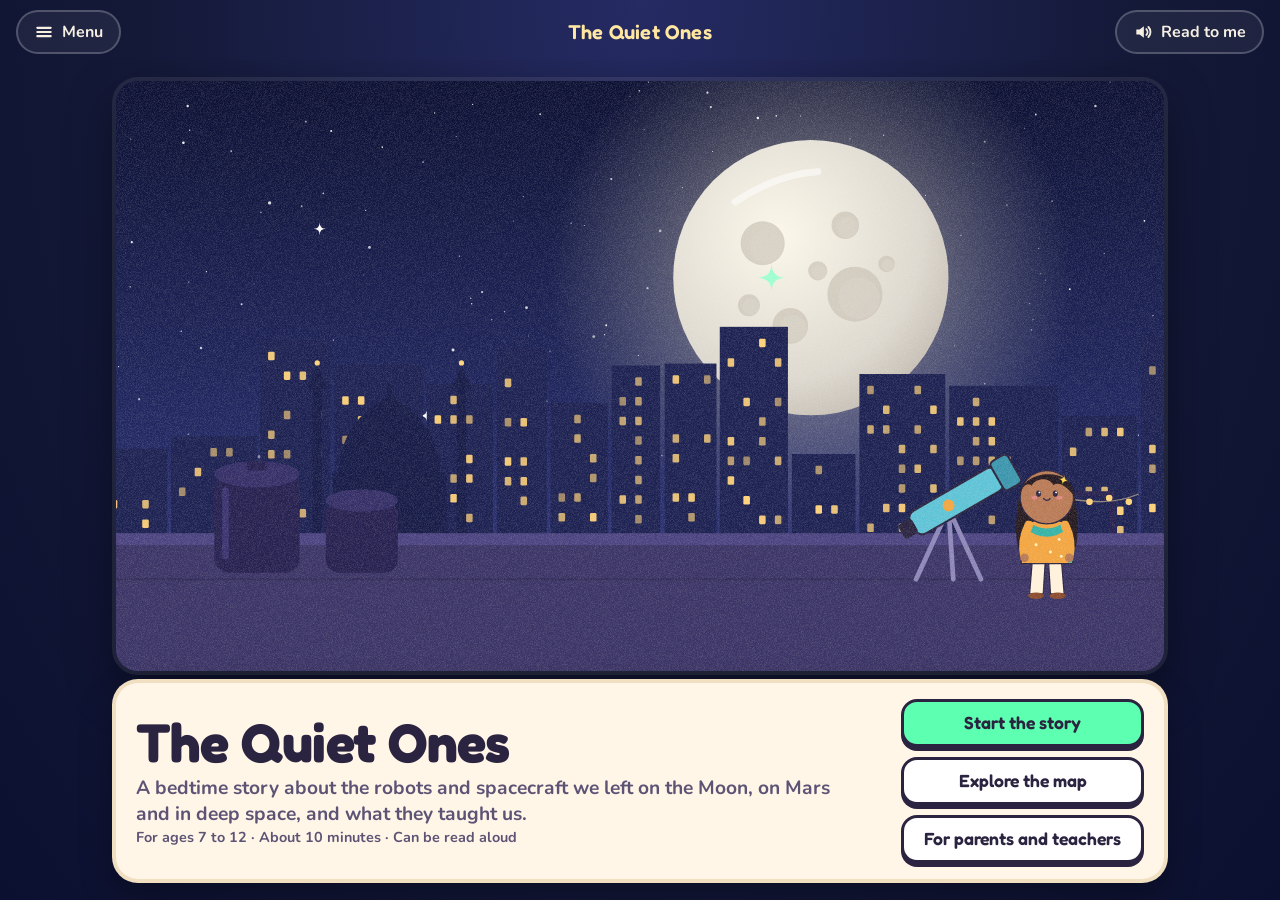
<file: index.html>
<!DOCTYPE html>
<html lang="en">
<head>
<meta charset="utf-8">
<meta name="viewport" content="width=device-width, initial-scale=1">
<title>The Quiet Ones</title>
<meta name="description" content="An interactive bedtime story for kids about the robots and spacecraft NASA left on the Moon, on Mars and in deep space. NASA Space Apps Challenge 2026.">
<meta name="theme-color" content="#141938">
<link rel="preconnect" href="https://fonts.googleapis.com">
<link rel="preconnect" href="https://fonts.gstatic.com" crossorigin>
<link href="https://fonts.googleapis.com/css2?family=Fredoka:wght@500;600;700&family=Nunito:wght@600;700;800&display=swap" rel="stylesheet">
<style>
:root {
  /* One visual world: a storybook night. Art stage (16:9) sits above a paper
     dialogue page; on short landscape screens they sit side by side. */
  --night: #141938;
  --night-2: #0c1030;
  --paper: #fff6e8;
  --paper-edge: #f1dfc2;
  --ink: #2b2440;
  --ink-soft: #5d5475;
  --sun: #ffc94a;
  --laser: #5dffb0;
  --text-on-night: #f6f0e4;
  --font-display: 'Fredoka', 'Baloo 2', 'Trebuchet MS', system-ui, sans-serif;
  --font-body: 'Nunito', system-ui, -apple-system, 'Segoe UI', Roboto, sans-serif;
  --radius: 22px;
  --line-size: clamp(1.08rem, 0.92rem + 0.75vw, 1.55rem);
  color-scheme: dark;
}
html.big-text { --line-size: clamp(1.3rem, 1.1rem + 1vw, 1.95rem); }

* { box-sizing: border-box; }
html, body { height: 100%; margin: 0; }
body {
  background: radial-gradient(ellipse at 50% 0%, #252b63 0%, var(--night) 55%, var(--night-2) 100%) fixed;
  color: var(--text-on-night);
  font-family: var(--font-body);
  -webkit-font-smoothing: antialiased;
  overflow: hidden;
}
button { font: inherit; cursor: pointer; }
:focus-visible { outline: 4px solid var(--sun); outline-offset: 3px; border-radius: 10px; }

#app { height: 100%; display: grid; grid-template-rows: auto 1fr auto; }

/* ---------- top bar ---------- */
.topbar {
  display: grid; grid-template-columns: 1fr auto 1fr; align-items: center; gap: 12px;
  padding: max(10px, env(safe-area-inset-top)) 16px 6px;
}
.topbar .right { justify-self: end; display: flex; gap: 8px; }
.chapter-label {
  font-family: var(--font-display); font-weight: 600; letter-spacing: .01em;
  font-size: clamp(.95rem, .8rem + .6vw, 1.25rem); color: #ffe7a1; text-align: center;
  text-wrap: balance;
}
.pill {
  display: inline-flex; align-items: center; gap: 8px; min-height: 44px;
  padding: 8px 16px; border-radius: 999px; border: 2px solid rgba(255,255,255,.22);
  background: rgba(255,255,255,.06); color: var(--text-on-night); font-weight: 700;
}
.pill:hover { background: rgba(255,255,255,.14); }
.pill[aria-pressed="true"] { background: var(--sun); color: var(--ink); border-color: var(--sun); }
.pill svg { width: 20px; height: 20px; flex: none; }
.pill .lbl-short { display: none; }

/* ---------- book: stage + page ---------- */
.main { min-height: 0; display: flex; padding: 6px 16px; overflow-y: auto; }
.book {
  width: min(100%, 1180px, calc((100vh - 310px) * 16 / 9));
  display: flex; flex-direction: column; gap: 12px; margin: auto;
}
@supports (height: 100dvh) { .book { width: min(100%, 1180px, calc((100dvh - 310px) * 16 / 9)); } }

.stage {
  position: relative; width: 100%; aspect-ratio: 16 / 9; border-radius: var(--radius); overflow: hidden;
  background: var(--night-2);
  box-shadow: 0 0 0 4px rgba(255,255,255,.08), 0 18px 50px rgba(0,0,0,.45);
  cursor: pointer;
}
.stage svg.scene { position: absolute; inset: 0; width: 100%; height: 100%; display: block; }
.stage .scene-in { animation: sceneIn .55s ease both; }
.stage .world { animation: kenburns 24s ease-in-out infinite alternate; transform-origin: 50% 55%; }
.stage.shake .world { animation: shake .9s cubic-bezier(.36,.07,.19,.97) both; }

.page {
  position: relative; background: var(--paper); color: var(--ink);
  border-radius: var(--radius); padding: 16px 20px 16px;
  box-shadow: 0 0 0 4px var(--paper-edge), 0 14px 34px rgba(0,0,0,.35);
  min-height: 132px; display: grid; grid-template-columns: auto 1fr; gap: 6px 16px; align-items: start;
}
.portrait {
  width: 74px; height: 74px; border-radius: 50%; overflow: hidden; grid-row: span 2;
  background: #1d2350; box-shadow: 0 0 0 4px var(--who, #c9c3d8);
}
.portrait svg { width: 100%; height: 100%; display: block; }
.portrait.zoya { background: #3b3f86; }
.speaker {
  font-family: var(--font-display); font-weight: 600; font-size: 1.05rem;
  color: var(--ink); display: flex; align-items: center; gap: 8px; min-height: 26px;
}
.speaker .tag { background: var(--who, #c9c3d8); padding: 2px 12px; border-radius: 999px; }
.line {
  margin: 0; font-size: var(--line-size); line-height: 1.38; font-weight: 700; max-width: 62ch;
  text-wrap: pretty;
}
.line.fade { animation: lineIn .35s ease both; }
.actions { grid-column: 1 / -1; display: flex; flex-wrap: wrap; gap: 10px; align-items: center; }
.actions:empty { display: none; }
.act-btn {
  min-height: 48px; padding: 10px 20px; border-radius: 16px; border: 3px solid var(--ink);
  background: var(--laser); color: var(--ink); font-family: var(--font-display); font-weight: 600; font-size: 1.1rem;
  box-shadow: 0 4px 0 var(--ink); transition: transform .08s;
}
.act-btn:active { transform: translateY(3px); box-shadow: 0 1px 0 var(--ink); }
.act-btn.pulse-btn { animation: btnPulse 1.6s ease-in-out infinite; }
.act-btn.secondary { background: #fff; }
.chip {
  min-height: 44px; display: inline-flex; align-items: center; gap: 8px; padding: 6px 14px 6px 6px;
  border-radius: 999px; border: 2px solid var(--ink); background: #fff; color: var(--ink); font-weight: 800;
}
.chip .mini { width: 34px; height: 34px; border-radius: 50%; background: #1d2350; overflow: hidden; }
.chip .mini svg { width: 100%; height: 100%; }
.readout {
  font-family: var(--font-display); font-weight: 600; font-size: 1.1rem; color: var(--ink);
  background: #fff; border: 2px dashed var(--ink-soft); padding: 8px 14px; border-radius: 14px;
  font-variant-numeric: tabular-nums;
}
.readout:empty { display: none; }
input[type=range].slider { width: min(100%, 360px); accent-color: #e2a72e; height: 36px; }

.card-btn {
  position: absolute; top: -18px; right: 18px; min-height: 40px;
  border-radius: 999px; border: 3px solid var(--ink); background: var(--sun); color: var(--ink);
  font-family: var(--font-display); font-weight: 600; padding: 4px 14px; box-shadow: 0 3px 0 var(--ink);
}

/* title & chapter pages */
.page.title-page { grid-template-columns: 1fr; text-align: left; }
.title-page h1 {
  margin: 0; font-family: var(--font-display); font-weight: 700; letter-spacing: -.01em;
  font-size: clamp(2rem, 1.4rem + 3vw, 3.4rem); line-height: 1; color: var(--ink); text-wrap: balance;
}
.title-page p { margin: 6px 0 0; font-size: clamp(1rem, .9rem + .4vw, 1.2rem); color: var(--ink-soft); max-width: 60ch; font-weight: 700; }
.title-page .meta { font-size: .9rem; font-weight: 700; color: var(--ink-soft); }
.title-page .actions { margin-top: 10px; }
.chapter-page h2 { margin: 0; font-family: var(--font-display); font-size: clamp(1.6rem, 1.2rem + 2vw, 2.6rem); line-height: 1.05; color: var(--ink); text-wrap: balance; }
.chapter-page .kicker { font-family: var(--font-display); font-weight: 600; color: #b8791f; font-size: 1.05rem; }

/* ---------- controls ---------- */
.controls {
  display: grid; grid-template-columns: auto 1fr auto; align-items: center; gap: 14px;
  padding: 8px 16px max(12px, env(safe-area-inset-bottom));
  width: min(100%, 1212px); margin: 0 auto;
}
.nav-btn {
  min-height: 52px; min-width: 52px; padding: 10px 22px; border-radius: 18px;
  font-family: var(--font-display); font-weight: 600; font-size: 1.15rem;
  display: inline-flex; align-items: center; gap: 8px; justify-content: center;
}
.nav-btn svg { width: 22px; height: 22px; }
#backBtn { background: transparent; color: var(--text-on-night); border: 3px solid rgba(255,255,255,.3); }
#nextBtn { background: var(--sun); color: var(--ink); border: 3px solid var(--ink); box-shadow: 0 4px 0 #b8791f; }
#nextBtn:active { transform: translateY(3px); box-shadow: 0 1px 0 #b8791f; }
.nav-btn[disabled] { opacity: .35; cursor: default; }
.progress { height: 12px; background: rgba(255,255,255,.12); border-radius: 999px; overflow: hidden; position: relative; }
.progress .bar { position: absolute; inset: 0 auto 0 0; width: 0; background: linear-gradient(90deg, #8fb6ff, var(--laser)); border-radius: 999px; transition: width .4s ease; }
.progress-wrap { display: grid; gap: 4px; }
.progress-text { font-size: .85rem; color: #c9c3d8; text-align: center; font-weight: 700; }
body.on-title .controls { display: none; }
@media (min-width: 900px) {
  #page:has(#startBtn) { grid-template-columns: 1fr auto; align-items: center; gap: 24px; }
  #page:has(#startBtn) .actions { flex-direction: column; align-items: stretch; margin: 0; grid-column: auto; }
}

/* ---------- overlays ---------- */
.overlay {
  position: fixed; inset: 0; z-index: 50; display: none; align-items: center; justify-content: center;
  background: rgba(8,10,30,.72); padding: 16px; backdrop-filter: blur(3px);
}
.overlay.open { display: flex; }
.sheet {
  width: min(100%, 720px); max-height: calc(100% - 8px); overflow: auto; background: var(--paper); color: var(--ink);
  border-radius: 26px; box-shadow: 0 0 0 5px var(--paper-edge), 0 30px 80px rgba(0,0,0,.5);
  padding: 22px; position: relative; animation: pop .25s ease both;
}
.sheet h2 { font-family: var(--font-display); margin: 0; font-size: clamp(1.5rem, 1.2rem + 1.2vw, 2.1rem); line-height: 1.05; text-wrap: balance; }
.sheet h3 { font-family: var(--font-display); margin: 18px 0 6px; font-size: 1.2rem; }
.sheet p, .sheet li { font-size: 1.05rem; line-height: 1.45; font-weight: 600; }
.close-x {
  position: absolute; top: 12px; right: 12px; width: 48px; height: 48px; border-radius: 50%;
  border: 3px solid var(--ink); background: #fff; color: var(--ink); font-size: 1.6rem; line-height: 1; font-weight: 800;
}
.card-head { display: grid; grid-template-columns: 130px 1fr; gap: 16px; align-items: center; padding-right: 48px; }
.card-art { width: 130px; height: 130px; border-radius: 24px; background: #1d2350; overflow: hidden; box-shadow: 0 0 0 4px var(--who, #c9c3d8); }
.card-art svg { width: 100%; height: 100%; }
.card-real { margin: 4px 0 0; color: var(--ink-soft); font-weight: 800; font-size: .98rem; }
.status { display: inline-block; margin-top: 8px; padding: 4px 12px; border-radius: 999px; font-weight: 800; font-size: .92rem; border: 2px solid var(--ink); }
.status.still { background: var(--laser); }
.status.quiet { background: #e4ddf7; }
.facts-grid { display: grid; grid-template-columns: repeat(3, 1fr); gap: 10px; margin: 16px 0 4px; }
.fact-box { background: #fff; border-radius: 16px; padding: 10px 12px; border: 2px solid var(--paper-edge); }
.fact-box b { display: block; font-family: var(--font-display); font-weight: 600; font-size: .85rem; color: #b8791f; text-transform: uppercase; letter-spacing: .04em; }
.fact-box span { font-weight: 700; font-size: .98rem; }
.sheet ul { padding-left: 1.2em; margin: 8px 0; }
.sheet a { color: #2f5fb3; font-weight: 800; }
.real-link { display: inline-flex; margin-top: 8px; padding: 10px 14px; border-radius: 14px; background: #eef3ff; border: 2px solid #c7d6f5; text-decoration: none; }

.menu-list { display: grid; gap: 10px; margin-top: 14px; }
.menu-list button {
  text-align: left; min-height: 52px; padding: 10px 16px; border-radius: 16px; border: 2px solid var(--paper-edge);
  background: #fff; color: var(--ink); font-weight: 800; font-size: 1.05rem; display: flex; gap: 12px; align-items: center;
}
.menu-list button .num { font-family: var(--font-display); background: var(--sun); border-radius: 10px; min-width: 34px; height: 34px; display: grid; place-items: center; border: 2px solid var(--ink); }
.menu-list button:hover { background: #fffaf1; border-color: #e7c98f; }
.toggles { display: flex; flex-wrap: wrap; gap: 10px; margin-top: 16px; }
.toggles .pill { color: var(--ink); border-color: var(--paper-edge); background: #fff; }
.toggles .pill[aria-pressed="true"] { background: var(--sun); border-color: var(--ink); }

/* map */
.map-sheet { width: min(100%, 980px); }
.map-intro { margin: 6px 0 0; color: var(--ink-soft); }
.map-group { margin-top: 18px; }
.map-group h3 { display: flex; align-items: center; gap: 10px; }
.map-group h3 .dot { width: 18px; height: 18px; border-radius: 50%; border: 2px solid var(--ink); }
.map-grid { display: grid; grid-template-columns: repeat(auto-fill, minmax(120px, 1fr)); gap: 12px; }
.map-item {
  border: 3px solid var(--paper-edge); background: #fff; border-radius: 20px; padding: 10px; color: var(--ink);
  display: grid; justify-items: center; gap: 6px; font-weight: 800; position: relative; min-height: 150px;
}
.map-item .mini { width: 86px; height: 86px; border-radius: 50%; background: #1d2350; overflow: hidden; }
.map-item .mini svg { width: 100%; height: 100%; }
.map-item.met { border-color: var(--ink); }
.map-item.met::after {
  content: 'Met!'; position: absolute; top: -10px; right: -6px; background: var(--laser); border: 2px solid var(--ink);
  border-radius: 999px; padding: 1px 9px; font-size: .8rem; transform: rotate(8deg);
}
.map-item:not(.met) .mini svg { filter: grayscale(.85) brightness(.75); }
.map-item small { font-weight: 700; color: var(--ink-soft); font-size: .8rem; text-align: center; }

/* ---------- SVG classes ---------- */
.ol { stroke: var(--ink); stroke-width: 3.5; stroke-linejoin: round; }
.svg-label { font-family: var(--font-display); font-weight: 600; }
.svg-num { font-family: var(--font-display); font-weight: 600; font-variant-numeric: tabular-nums; }
.tw { animation: twinkle 3.2s ease-in-out infinite; }
.win { animation: windowGlow 9s steps(1) infinite; }
.pulse { animation: pulse 2.2s ease-in-out infinite; transform-box: fill-box; transform-origin: center; }
.blink { animation: blink 5.5s infinite; transform-box: fill-box; transform-origin: center; }
.bob { animation: bob 3.4s ease-in-out infinite; }
.bob-slow { animation: bob 5.5s ease-in-out infinite; }
.float-slow { animation: floaty 9s ease-in-out infinite; }
.drift { animation: drift 14s ease-in-out infinite alternate; }
.hover { animation: bob 2.4s ease-in-out infinite; }
.march { animation: march 1.4s linear infinite; }
.dust-drift { animation: dust 7s linear infinite; }
.walk { animation: bob 1.1s ease-in-out infinite; }
.wave-arm { animation: waveArm 1.4s ease-in-out infinite; transform-box: fill-box; transform-origin: 10% 95%; }
.rotorA, .rotorB { transform-box: fill-box; transform-origin: center; }
.spinning .rotorA { animation: blade .16s linear infinite; }
.spinning .rotorB { animation: blade .16s linear infinite reverse; animation-delay: -.08s; }
#ingBody { transition: transform 1.2s cubic-bezier(.3,.7,.3,1); }
#ingBody.lifted { transform: translateY(-140px); }
.hit { cursor: pointer; }
.hit:focus-visible { outline: none; }
.hit:focus-visible > g { filter: drop-shadow(0 0 14px #ffe28a); }
.hit:hover > g { filter: drop-shadow(0 0 12px rgba(255,226,138,.85)); }

@keyframes twinkle { 0%,100% { opacity: .35; } 50% { opacity: 1; } }
@keyframes windowGlow { 0%,70% { opacity: .85; } 71%,100% { opacity: .3; } }
@keyframes pulse { 0%,100% { transform: scale(.82); opacity: .75; } 50% { transform: scale(1.15); opacity: 1; } }
@keyframes blink { 0%,93%,100% { transform: scaleY(1); } 95% { transform: scaleY(.1); } }
@keyframes bob { 0%,100% { transform: translateY(0); } 50% { transform: translateY(-10px); } }
@keyframes floaty { 0%,100% { transform: translate(0,0); } 50% { transform: translate(0,-12px); } }
@keyframes drift { from { transform: translate(-30px, 10px) rotate(-2deg); } to { transform: translate(30px, -10px) rotate(2deg); } }
@keyframes march { to { stroke-dashoffset: -28; } }
@keyframes dust { from { transform: translateX(0); } to { transform: translateX(-120px); } }
@keyframes waveArm { 0%,100% { transform: rotate(0deg); } 50% { transform: rotate(-14deg); } }
@keyframes blade { 0% { transform: scaleX(1); } 50% { transform: scaleX(.06); } 100% { transform: scaleX(1); } }
@keyframes kenburns { from { transform: scale(1); } to { transform: scale(1.045) translate(-8px, -6px); } }
@keyframes shake { 10%,90% { transform: translate(-3px,1px); } 20%,80% { transform: translate(6px,-2px); } 30%,50%,70% { transform: translate(-9px,3px); } 40%,60% { transform: translate(9px,-3px); } }
@keyframes sceneIn { from { opacity: 0; } to { opacity: 1; } }
@keyframes lineIn { from { opacity: 0; transform: translateY(6px); } to { opacity: 1; transform: none; } }
@keyframes btnPulse { 0%,100% { box-shadow: 0 4px 0 var(--ink), 0 0 0 0 rgba(93,255,176,.7); } 50% { box-shadow: 0 4px 0 var(--ink), 0 0 0 10px rgba(93,255,176,0); } }
@keyframes pop { from { opacity: 0; transform: scale(.94) translateY(10px); } to { opacity: 1; transform: none; } }

@media (prefers-reduced-motion: reduce) {
  *, *::before, *::after { animation-duration: .001ms !important; animation-iteration-count: 1 !important; transition-duration: .001ms !important; }
}
html.calm *, html.calm *::before, html.calm *::after { animation-duration: .001ms !important; animation-iteration-count: 1 !important; transition-duration: .001ms !important; }

/* ---------- responsive ---------- */
@media (max-width: 640px) {
  .stage { aspect-ratio: 3 / 2; }
  .stage.wide { aspect-ratio: 16 / 9; }
  .topbar { grid-template-columns: auto 1fr auto; padding-left: 10px; padding-right: 10px; gap: 8px; }
  .pill { padding: 8px 12px; }
  .pill .lbl-long { display: none; }
  .pill .lbl-short { display: inline; }
  .main { padding: 4px 10px; }
  .book { width: 100%; gap: 10px; }
  .stage { border-radius: 16px; }
  .page { padding: 14px 14px; grid-template-columns: auto 1fr; min-height: 0; }
  .portrait { width: 54px; height: 54px; grid-row: span 1; }
  .line { grid-column: 1 / -1; }
  .controls { padding-left: 10px; padding-right: 10px; gap: 10px; }
  .nav-btn { padding: 10px 14px; }
  .nav-btn .lbl { display: none; }
  #nextBtn .lbl { display: inline; }
  .facts-grid { grid-template-columns: 1fr; }
  .card-head { grid-template-columns: 88px 1fr; }
  .card-art { width: 88px; height: 88px; }
  .card-btn { top: -16px; right: 12px; font-size: .9rem; }
  .main { overflow-y: auto; }
}
@media (max-height: 520px) and (orientation: landscape) {
  .topbar { padding-top: 6px; padding-bottom: 2px; }
  .main { padding: 4px 12px; }
  .book {
    width: 100%; flex-direction: row; align-items: stretch; height: calc(100vh - 128px);
  }
  @supports (height: 100dvh) { .book { height: calc(100dvh - 128px); } }
  .stage { width: auto; height: calc(100vh - 128px); flex: none; }
  @supports (height: 100dvh) { .stage { height: calc(100dvh - 128px); } }
  .page { flex: 1; min-width: 0; overflow-y: auto; min-height: 0; grid-template-columns: auto 1fr; align-content: start; }
  .card-btn { position: static; grid-column: 1 / -1; justify-self: start; order: 9; }
  .portrait { width: 48px; height: 48px; grid-row: span 1; }
  .line { grid-column: 1 / -1; font-size: clamp(1rem, .8rem + 1.4vh, 1.25rem); }
  .controls { padding-top: 4px; padding-bottom: 6px; }
  .nav-btn { min-height: 44px; }
  .title-page h1 { font-size: 1.8rem; }
}

</style>
</head>
<body class="on-title">
<svg width="0" height="0" style="position:absolute" aria-hidden="true" focusable="false" id="globalDefs"></svg>
<div id="app">
  <header class="topbar">
    <div><button class="pill" id="menuBtn" type="button" aria-haspopup="dialog">
      <svg viewBox="0 0 24 24" aria-hidden="true"><path d="M4 7h16M4 12h16M4 17h16" stroke="currentColor" stroke-width="2.6" stroke-linecap="round"/></svg>
      <span class="lbl-long">Menu</span><span class="lbl-short">Menu</span></button></div>
    <div class="chapter-label" id="chapterLabel">The Quiet Ones</div>
    <div class="right"><button class="pill" id="voiceBtn" type="button" aria-pressed="false">
      <svg viewBox="0 0 24 24" aria-hidden="true"><path d="M4 9v6h4l5 4V5L8 9H4z" fill="currentColor"/><path d="M16 8.5a5 5 0 0 1 0 7M18.5 6a8.5 8.5 0 0 1 0 12" stroke="currentColor" stroke-width="2.2" fill="none" stroke-linecap="round"/></svg>
      <span class="lbl-long">Read to me</span><span class="lbl-short">Read</span></button></div>
  </header>
  <main class="main">
    <div class="book">
      <div class="stage" id="stage" aria-label="Story picture. Tap to turn the page."></div>
      <section class="page" id="page" aria-live="polite"></section>
    </div>
  </main>
  <nav class="controls" aria-label="Story controls">
    <button class="nav-btn" id="backBtn" type="button" aria-label="Back">
      <svg viewBox="0 0 24 24" aria-hidden="true"><path d="M15 5l-7 7 7 7" stroke="currentColor" stroke-width="3" fill="none" stroke-linecap="round" stroke-linejoin="round"/></svg><span class="lbl">Back</span></button>
    <div class="progress-wrap">
      <div class="progress" role="progressbar" aria-label="Story progress" aria-valuemin="0" aria-valuemax="100" aria-valuenow="0"><div class="bar" id="bar"></div></div>
      <div class="progress-text" id="progText"></div>
    </div>
    <button class="nav-btn" id="nextBtn" type="button"><span class="lbl">Next</span>
      <svg viewBox="0 0 24 24" aria-hidden="true"><path d="M9 5l7 7-7 7" stroke="currentColor" stroke-width="3" fill="none" stroke-linecap="round" stroke-linejoin="round"/></svg></button>
  </nav>
</div>
<div class="overlay" id="overlay" aria-hidden="true"><div class="sheet" id="sheet" role="dialog" aria-modal="true"></div></div>
<noscript><p style="padding:20px;color:#fff">This story needs JavaScript turned on.</p></noscript>
<script>
/* ============================================================
   THE QUIET ONES — story data
   Writers: edit lines here. Keep each line short (under ~20 words),
   explain every hard word the first time it appears, and never
   describe a machine "dying" or "sleeping forever" — machines
   "go quiet". (Kids link sleep and death; we avoid that.)
   ============================================================ */

const CHARS = {
  zoya:      { name: 'Zoya',          color: '#f2a541', voice: { pitch: 1.35, rate: 1.0 } },
  echo:      { name: 'Echo',          color: '#7fb4ff', voice: { pitch: 0.85, rate: 0.92 } },
  eagle:     { name: 'Eagle',         color: '#e8b73c', voice: { pitch: 0.9,  rate: 0.95 } },
  surveyor:  { name: 'Surveyor 3',    color: '#9fd3c7', voice: { pitch: 1.05, rate: 0.95 } },
  lrv:       { name: 'Buggy',         color: '#ffb067', voice: { pitch: 1.2,  rate: 1.1 } },
  seismo:    { name: 'Rumble',        color: '#c5b8ff', voice: { pitch: 0.75, rate: 0.9 } },
  oppy:      { name: 'Oppy',          color: '#ff8f6b', voice: { pitch: 1.15, rate: 1.0 } },
  ingenuity: { name: 'Ingenuity',     color: '#6ee7c8', voice: { pitch: 1.45, rate: 1.12 } },
  pioneer:   { name: 'Pioneer 10',    color: '#b8c4ff', voice: { pitch: 0.7,  rate: 0.88 } },
  kepler:    { name: 'Kepler',        color: '#ffd56b', voice: { pitch: 1.0,  rate: 1.0 } },
  narrator:  { name: '',              color: '#c9c3d8', voice: { pitch: 1.0,  rate: 0.95 } }
};

/* Mission cards. status: 'still' (still working) or 'quiet'. */
const CARDS = {
  echo: {
    name: 'Echo', real: 'Apollo 11 Laser Ranging Retroreflector', place: 'moon',
    where: 'Sea of Tranquility, the Moon', when: 'Placed in July 1969', status: 'still',
    statusText: 'Still working today!',
    size: 'About as wide as a big pizza box',
    facts: [
      'A panel of 100 special mirrors that always bounce light straight back where it came from.',
      'Scientists on Earth still shine lasers at it and time how long the light takes to return.',
      'Thanks to it, we know the Moon drifts away from Earth by almost 4 cm every year.'
    ],
    link: { href: 'https://nssdc.gsfc.nasa.gov/nmc/spacecraft/display.action?id=1969-059C', label: 'Apollo 11 Lunar Module in NASA’s catalog' }
  },
  eagle: {
    name: 'Eagle', real: 'Apollo 11 Lunar Module descent stage', place: 'moon',
    where: 'Sea of Tranquility, the Moon', when: 'Landed 20 July 1969', status: 'quiet',
    statusText: 'Quiet since 1969',
    size: 'Wider than a car is long',
    facts: [
      'The Lunar Module had two halves. The bottom half landed, and the top half flew the astronauts back up.',
      'The bottom half stayed behind and worked as a launch pad.',
      'Six of these launch pads are on the Moon, one from each Apollo landing.'
    ],
    link: { href: 'https://nssdc.gsfc.nasa.gov/nmc/spacecraft/display.action?id=1969-059C', label: 'Apollo 11 Lunar Module in NASA’s catalog' }
  },
  surveyor: {
    name: 'Surveyor 3', real: 'Surveyor 3 robotic lander', place: 'moon',
    where: 'Ocean of Storms, the Moon', when: 'Landed April 1967', status: 'quiet',
    statusText: 'Quiet since 1967',
    size: 'Taller than a grown-up',
    facts: [
      'Robot landers like Surveyor proved the Moon’s ground was safe to land on.',
      'It dug into the soil with a little scoop and took thousands of pictures.',
      'In 1969, Apollo 12 astronauts walked over and brought pieces of it back to Earth. The first time people visited a robot on another world!'
    ],
    link: { href: 'https://science.nasa.gov/mission/surveyor-3/', label: 'Surveyor 3 on NASA Science' }
  },
  lrv: {
    name: 'Buggy', real: 'Lunar Roving Vehicle (Moon buggy)', place: 'moon',
    where: 'Apollo 15, 16 and 17 landing sites', when: 'Driven in 1971 and 1972', status: 'quiet',
    statusText: 'Parked since 1972',
    size: 'About as long as a small car',
    facts: [
      'An electric car, built to fold up and ride to the Moon tucked into the side of the Lunar Module.',
      'Its wheels were made of springy wire mesh, because rubber tyres would not work there.',
      'It let astronauts explore much farther from their spaceship than walking.'
    ],
    link: { href: 'https://nssdc.gsfc.nasa.gov/nmc/spacecraft/display.action?id=1971-063C', label: 'Lunar Roving Vehicle in NASA’s catalog' }
  },
  seismo: {
    name: 'Rumble', real: 'Apollo seismometer (part of ALSEP)', place: 'moon',
    where: 'Apollo landing sites', when: 'Listening 1969 to 1977', status: 'quiet',
    statusText: 'Switched off in 1977',
    size: 'Small enough for an astronaut to carry',
    facts: [
      'A seismometer feels the ground shake, even very gently.',
      'Apollo astronauts set up science stations with seismometers that kept working long after they left.',
      'They found that the Moon has quakes too, called moonquakes.'
    ],
    link: { href: 'https://nssdc.gsfc.nasa.gov/nmc/spacecraft/display.action?id=1969-099C', label: 'Apollo 12 science station in NASA’s catalog' }
  },
  oppy: {
    name: 'Oppy', real: 'Opportunity Mars rover', place: 'mars',
    where: 'Perseverance Valley, Mars', when: 'Worked 2004 to 2018', status: 'quiet',
    statusText: 'Quiet since 2018',
    size: 'About the size of a golf cart',
    facts: [
      'Built to work for 90 Martian days. It kept going for almost 15 years.',
      'Drove more than 45 km, longer than a marathon race.',
      'Found tiny round stones (nicknamed blueberries) that formed in water. Mars was once wet!'
    ],
    link: { href: 'https://science.nasa.gov/mission/mars-exploration-rovers-spirit-and-opportunity/', label: 'Spirit and Opportunity on NASA Science' }
  },
  ingenuity: {
    name: 'Ingenuity', real: 'Ingenuity Mars Helicopter', place: 'mars',
    where: 'Jezero Crater, Mars', when: 'Flew 2021 to 2024', status: 'quiet',
    statusText: 'Grounded since 2024',
    size: 'Its body is about the size of a tissue box',
    facts: [
      'On 19 April 2021 it became the first helicopter to fly on another world.',
      'It was planned to fly up to 5 times. It flew 72 times!',
      'Mars air is very thin, about 1% as thick as Earth’s, so its blades had to spin super fast.'
    ],
    link: { href: 'https://science.nasa.gov/mission/mars-2020-perseverance/ingenuity-mars-helicopter/', label: 'Ingenuity on NASA Science' }
  },
  viking: {
    name: 'Viking 1', real: 'Viking 1 lander', place: 'mars',
    where: 'Chryse Planitia, Mars', when: 'Worked 1976 to 1982', status: 'quiet',
    statusText: 'Quiet since 1982',
    size: 'About as wide as a car',
    facts: [
      'The first US spacecraft to land safely on Mars and do its job.',
      'It sent home some of the first pictures taken on the ground on Mars.',
      'It kept working for more than six years.'
    ],
    link: { href: 'https://science.nasa.gov/mission/viking-1/', label: 'Viking 1 on NASA Science' }
  },
  sojourner: {
    name: 'Sojourner', real: 'Sojourner rover (Mars Pathfinder)', place: 'mars',
    where: 'Ares Vallis, Mars', when: 'Drove in 1997', status: 'quiet',
    statusText: 'Quiet since 1997',
    size: 'About the size of a microwave oven',
    facts: [
      'The very first rover on Mars.',
      'It was planned to work for one week. It lasted almost three months.',
      'It showed that small robot cars could explore another planet.'
    ],
    link: { href: 'https://science.nasa.gov/mission/mars-pathfinder/', label: 'Mars Pathfinder on NASA Science' }
  },
  spirit: {
    name: 'Spirit', real: 'Spirit Mars rover', place: 'mars',
    where: 'Gusev Crater, Mars', when: 'Worked 2004 to 2010', status: 'quiet',
    statusText: 'Quiet since 2010',
    size: 'About the size of a golf cart',
    facts: [
      'Oppy’s twin! They landed on opposite sides of Mars in 2004.',
      'Found clues that hot water once bubbled up from the ground.',
      'Got stuck in soft sand in 2009 and went quiet in 2010.'
    ],
    link: { href: 'https://science.nasa.gov/mission/mars-exploration-rovers-spirit-and-opportunity/', label: 'Spirit and Opportunity on NASA Science' }
  },
  phoenix: {
    name: 'Phoenix', real: 'Phoenix Mars lander', place: 'mars',
    where: 'Near the north pole of Mars', when: 'Worked in 2008', status: 'quiet',
    statusText: 'Quiet since 2008',
    size: 'Its two round solar panels open wider than a car',
    facts: [
      'Landed in the icy far north of Mars.',
      'Dug a little trench with its robot arm and found water ice just under the soil.',
      'Spotted snow falling from Martian clouds!'
    ],
    link: { href: 'https://nssdc.gsfc.nasa.gov/', label: 'NASA Space Science Data Coordinated Archive' }
  },
  insight: {
    name: 'InSight', real: 'InSight Mars lander', place: 'mars',
    where: 'Elysium Planitia, Mars', when: 'Worked 2018 to 2022', status: 'quiet',
    statusText: 'Quiet since 2022',
    size: 'About as long as a car with its panels open',
    facts: [
      'Its seismometer felt more than 1,300 marsquakes.',
      'Those quakes helped scientists learn what the inside of Mars is like.',
      'Dust slowly covered its solar panels until it ran out of power.'
    ],
    link: { href: 'https://science.nasa.gov/mission/insight/', label: 'InSight on NASA Science' }
  },
  pioneer: {
    name: 'Pioneer 10', real: 'Pioneer 10 deep-space probe', place: 'space',
    where: 'Heading out of our solar system', when: 'Launched March 1972', status: 'quiet',
    statusText: 'Too far to hear since 2003',
    size: 'Its dish is wider than a grown-up is tall',
    facts: [
      'The first spacecraft to fly through the asteroid belt.',
      'The first to fly past Jupiter, in 1973.',
      'Carries a metal plaque with a picture message, in case anyone out there ever finds it.'
    ],
    link: { href: 'https://science.nasa.gov/mission/pioneer-10/', label: 'Pioneer 10 on NASA Science' }
  },
  kepler: {
    name: 'Kepler', real: 'Kepler Space Telescope', place: 'space',
    where: 'Drifting around the Sun, trailing behind Earth', when: 'Worked 2009 to 2018', status: 'quiet',
    statusText: 'Out of fuel since 2018',
    size: 'Longer than a grown-up is tall',
    facts: [
      'Stared at stars and watched for tiny dips in their light.',
      'A dip can mean a planet just passed in front of the star.',
      'Found more than 2,600 planets around other stars.'
    ],
    link: { href: 'https://science.nasa.gov/mission/kepler/', label: 'Kepler on NASA Science' }
  },
  near: {
    name: 'NEAR Shoemaker', real: 'NEAR Shoemaker spacecraft', place: 'space',
    where: 'Resting on asteroid Eros', when: 'Landed February 2001', status: 'quiet',
    statusText: 'Quiet since 2001',
    size: 'About as big as a small car',
    facts: [
      'The first spacecraft to circle an asteroid.',
      'Then it became the first to land on one, even though it was never built for landing!',
      'Eros is shaped a bit like a giant peanut.'
    ],
    link: { href: 'https://science.nasa.gov/mission/near-shoemaker/', label: 'NEAR Shoemaker on NASA Science' }
  },
  dawn: {
    name: 'Dawn', real: 'Dawn spacecraft', place: 'space',
    where: 'Circling the dwarf planet Ceres', when: 'Worked 2007 to 2018', status: 'quiet',
    statusText: 'Out of fuel since 2018',
    size: 'Its solar wings stretch wider than a bus is long',
    facts: [
      'The first spacecraft to circle two different worlds: Vesta, then Ceres.',
      'Found shiny, salty bright spots on Ceres.',
      'It ran out of fuel and keeps circling Ceres quietly.'
    ],
    link: { href: 'https://science.nasa.gov/mission/dawn/', label: 'Dawn on NASA Science' }
  }
};

/* Map order */
const MAP_GROUPS = [
  { place: 'moon',  title: 'On the Moon',   ids: ['echo', 'eagle', 'surveyor', 'lrv', 'seismo'] },
  { place: 'mars',  title: 'On Mars',       ids: ['oppy', 'ingenuity', 'viking', 'sojourner', 'spirit', 'phoenix', 'insight'] },
  { place: 'space', title: 'Out in space',  ids: ['pioneer', 'kepler', 'near', 'dawn'] }
];

const CHAPTERS = [
  { n: 1, title: 'The Night the Moon Answered', art: 'chapter1' },
  { n: 2, title: 'Neighbours on the Moon',      art: 'chapter2' },
  { n: 3, title: 'The Quiet Ones of Mars',      art: 'chapter3' },
  { n: 4, title: 'The Wanderers',               art: 'chapter4' },
  { n: 5, title: 'Still Here',                  art: 'chapter5' }
];

/* Scenes. line.act = interaction shown with that line. line.cards = buttons to open cards. */
const SCENES = [
  { type: 'title', art: 'title', alt: 'A girl on a rooftop in Karachi looks up at a huge full Moon. A tiny light twinkles on it.' },

  { type: 'chapter', ch: 1 },
  { ch: 1, art: 'rooftop', alt: 'Zoya stands on a Karachi rooftop at night beside her telescope and water tanks, looking up at the full Moon.',
    lines: [
      { who: 'zoya', text: 'It was too hot to sleep in Karachi. So I took my telescope up to the roof.' },
      { who: 'zoya', text: 'The Moon was huge tonight. I wondered… is anyone up there?' }
    ] },
  { ch: 1, art: 'moonGlint', alt: 'A close-up of the Moon. One tiny point of light twinkles on its surface.',
    lines: [
      { who: 'echo', text: 'Hello down there! Nobody lives on the Moon…' },
      { who: 'echo', text: '…but we are here. The machines people left behind.' },
      { who: 'zoya', text: 'Wait. Is the Moon talking to me?!' }
    ] },
  { ch: 1, art: 'echoIntro', card: 'echo', alt: 'Echo, a flat panel covered in 100 round mirrors, stands on grey Moon dust. Behind it is the gold base of the Eagle lander. Earth glows in the black sky.',
    lines: [
      { who: 'echo', text: 'Not the Moon. Me! You can call me Echo.' },
      { who: 'echo', text: 'I’m a mirror. Well, 100 tiny mirrors in one panel.' },
      { who: 'echo', text: 'Astronauts Neil Armstrong and Buzz Aldrin set me down here in July 1969. They were the first people to walk on the Moon.' }
    ] },
  { ch: 1, art: 'laser', wide: true, card: 'echo', alt: 'Earth in the lower left and the Moon in the upper right. An observatory on Earth points toward the Moon.',
    lines: [
      { who: 'echo', text: 'Even today, scientists on Earth shine lasers at me.' },
      { who: 'echo', text: 'I bounce the light straight back to them. Want to try? Press the button!', act: 'laser' }
    ] },
  { ch: 1, art: 'measure', wide: true, card: 'echo', alt: 'Earth and the Moon with a long dotted measuring line between them, labelled 384,400 kilometres.',
    lines: [
      { who: 'echo', text: 'By timing the light, scientists can measure exactly how far away the Moon is.' },
      { who: 'echo', text: 'That’s how they found out the Moon moves away from Earth by almost 4 cm every year. About as fast as your fingernails grow!' },
      { who: 'zoya', text: 'So you’ve been working for more than 50 years?' },
      { who: 'echo', text: 'Yes! And I’m not the only one up here. Want to meet my neighbours?' }
    ] },

  { type: 'chapter', ch: 2 },
  { ch: 2, art: 'eagleScene', card: 'eagle', alt: 'The Eagle: a gold, eight-sided base on four spindly legs with a ladder, standing on the Moon. Echo waves from nearby.',
    lines: [
      { who: 'eagle', text: 'Hi! I’m Eagle. Well, the bottom half of Eagle, the spaceship that landed Neil and Buzz.' },
      { who: 'eagle', text: 'When it was time to go home, my top half blasted off. I was their launch pad!' },
      { who: 'echo', text: 'There are six launch pads like Eagle up here. One from each Moon landing.' }
    ] },
  { ch: 2, art: 'surveyorAlone', card: 'surveyor', alt: 'Surveyor 3, a three-legged robot lander with a tall mast and solar panel, sits alone inside a small crater.',
    lines: [
      { who: 'surveyor', text: 'I’m Surveyor 3, a robot lander. I came here in 1967, before any people did.' },
      { who: 'surveyor', text: 'My job was to test the ground. Was it hard enough to land on? Or soft like powder?' },
      { who: 'surveyor', text: 'It was safe! So people could come next. Then I waited…' }
    ] },
  { ch: 2, art: 'surveyorVisit', card: 'surveyor', alt: 'Two astronauts in white spacesuits walk down into the crater toward a delighted Surveyor 3.',
    lines: [
      { who: 'surveyor', text: 'Two and a half years later, Apollo 12 landed just a short walk away. Astronauts came to visit me!' },
      { who: 'surveyor', text: 'They took my camera back to Earth, so scientists could see how space had changed it.' },
      { who: 'echo', text: 'It was the first time people ever visited a robot on another world.' }
    ] },
  { ch: 2, art: 'lrvScene', card: 'lrv', alt: 'Buggy, the Moon buggy, is parked on the grey hills with its wire wheels and umbrella-shaped antenna. Tyre tracks curve behind it.',
    lines: [
      { who: 'lrv', text: 'Beep beep! I’m Buggy, a Moon car. Astronauts drove me to explore far from their spaceship.' },
      { who: 'lrv', text: 'I run on batteries, my wheels are made of springy wire, and I’m about as fast as a bicycle.' },
      { who: 'lrv', text: 'Three Moon buggies are still parked up here, right where the astronauts left us.' }
    ] },
  { ch: 2, art: 'seismoScene', card: 'seismo', alt: 'Rumble, a small silver drum sitting on a shiny blanket on the Moon, next to a wavy line that shows shaking.',
    lines: [
      { who: 'seismo', text: 'I’m Rumble, a seismometer. That’s a machine that feels the ground shake.' },
      { who: 'seismo', text: 'Guess what? The Moon has quakes too! Moonquakes. I listened for them until 1977.' },
      { who: 'echo', text: 'Want to feel one? Press the button and watch Rumble’s line wiggle.', act: 'quake' }
    ] },

  { type: 'chapter', ch: 3 },
  { ch: 3, art: 'toMars', alt: 'Echo on the Moon looks up at a glowing red dot in the black sky: Mars.',
    lines: [
      { who: 'echo', text: 'Some of my friends went much farther. All the way to Mars!' },
      { who: 'zoya', text: 'Mars? That’s so far away!' },
      { who: 'echo', text: 'No people have been there yet. Only robots. Let’s meet them.' }
    ] },
  { ch: 3, art: 'oppyScene', card: 'oppy', alt: 'Oppy, a six-wheeled rover with wide solar panels and two camera eyes on a tall mast, rolls across red Mars sand.',
    lines: [
      { who: 'oppy', text: 'Hi! I’m Opportunity, but everyone calls me Oppy. I’m a rover, a robot car for exploring.' },
      { who: 'oppy', text: 'I landed on Mars in 2004. I was built to work for just 90 days.' },
      { who: 'oppy', text: 'Guess what? I kept going for almost 15 years!' }
    ] },
  { ch: 3, art: 'blueberries', card: 'oppy', alt: 'A magnifying circle shows tiny grey-blue round stones on red rock, with Oppy’s arm reaching in.',
    lines: [
      { who: 'oppy', text: 'I found tiny round stones. Scientists nicknamed them “blueberries”!' },
      { who: 'oppy', text: 'Stones like these form in water. So a long, long time ago, Mars was wet.' }
    ] },
  { ch: 3, art: 'marathon', card: 'oppy', alt: 'A long winding track crosses Mars with a finish banner marked marathon, 42.2 km.',
    lines: [
      { who: 'oppy', text: 'I also drove a very long way. Press the button to see how far!', act: 'odometer' }
    ] },
  { ch: 3, art: 'dustStorm', card: 'oppy', alt: 'A soft orange dust storm fills the sky. Oppy rests with dusty solar panels and calm closed eyes.',
    lines: [
      { who: 'echo', text: 'In 2018, a giant dust storm covered the whole of Mars.' },
      { who: 'echo', text: 'The dust blocked the sunlight. Oppy’s solar panels couldn’t make power, so she went quiet.' },
      { who: 'echo', text: 'Scientists called her more than 1,000 times. She didn’t answer. But her job was done, and she did it brilliantly.' },
      { who: 'zoya', text: 'Poor Oppy…' },
      { who: 'echo', text: 'Don’t be too sad. Everything she found is still helping scientists today.' }
    ] },
  { ch: 3, art: 'ingenuityFly', card: 'ingenuity', alt: 'Ingenuity, a tiny helicopter with two long stacked rotor blades and four thin legs, hovers above a crater on Mars.',
    lines: [
      { who: 'ingenuity', text: 'My turn, my turn! I’m Ingenuity, a tiny helicopter. I rode to Mars tucked under a rover’s belly.' },
      { who: 'ingenuity', text: 'Mars air is super thin. Nobody knew if anything could fly there!' },
      { who: 'ingenuity', text: 'The plan was 5 flights. Press the button to see how many I did!', act: 'flights' }
    ] },
  { ch: 3, art: 'ingenuityRest', card: 'ingenuity', alt: 'Ingenuity rests on a sand ripple with one broken blade, smiling, under a blue Martian sunset.',
    lines: [
      { who: 'ingenuity', text: 'In 2024, my rotor blades got broken on a landing. So now I stay put.' },
      { who: 'ingenuity', text: 'But I’ll always be the first helicopter to fly on another world. Ever!' },
      { who: 'narrator', text: 'Fun fact: sunsets on Mars look blue!' }
    ] },
  { ch: 3, art: 'marsFamily', wide: true, alt: 'Five more Mars robots in a row: Viking 1, Sojourner, Spirit, Phoenix on icy ground, and InSight with its dome.',
    lines: [
      { who: 'echo', text: 'Mars has more quiet friends. Tap one to meet them!', cards: ['viking', 'sojourner', 'spirit', 'phoenix', 'insight'] }
    ] },

  { type: 'chapter', ch: 4 },
  { ch: 4, art: 'pioneerScene', card: 'pioneer', alt: 'Pioneer 10, with a big white dish and two long arms, flies through dark space past striped Jupiter.',
    lines: [
      { who: 'pioneer', text: 'Hellooo… from very far away. I’m Pioneer 10. I left Earth in 1972.' },
      { who: 'pioneer', text: 'I was the first spacecraft to fly past Jupiter, the biggest planet.' },
      { who: 'pioneer', text: 'I carry a picture message on a metal plate, in case anyone out there ever finds me.' },
      { who: 'echo', text: 'His voice got too faint to hear in 2003. But he’s still flying, out beyond the planets.' }
    ] },
  { ch: 4, art: 'keplerScene', card: 'kepler', alt: 'Kepler, a tube-shaped space telescope with a solar panel, watches a bright star. A small chart shows the star’s brightness.',
    lines: [
      { who: 'kepler', text: 'I’m Kepler, a space telescope. I stared at stars to find planets.' },
      { who: 'kepler', text: 'When a planet passes in front of its star, the star gets a tiny bit dimmer. Slide the planet and watch!', act: 'transit' },
      { who: 'kepler', text: 'I found more than 2,600 planets that way!' }
    ] },
  { ch: 4, art: 'wanderers', wide: true, alt: 'Left: NEAR Shoemaker resting on Eros, a peanut-shaped asteroid. Right: Dawn with long solar wings circling Ceres, which has bright spots.',
    lines: [
      { who: 'echo', text: 'Some explorers visited asteroids (giant space rocks) and dwarf planets (tiny round worlds).' },
      { who: 'echo', text: 'Tap one to meet them!', cards: ['near', 'dawn'] }
    ] },

  { type: 'chapter', ch: 5 },
  { ch: 5, art: 'rooftopThink', alt: 'Zoya stands quietly on the rooftop beside her telescope, thinking, with the Moon above.',
    lines: [
      { who: 'zoya', text: 'So all of you are just… switched off?' },
      { who: 'echo', text: 'Some of us are quiet now. But quiet doesn’t mean forgotten.' }
    ] },
  { ch: 5, art: 'skyLights', alt: 'The night sky over Karachi. Tiny lights twinkle on the Moon and on red Mars, one for each robot.',
    lines: [
      { who: 'echo', text: 'Every one of us taught people something new. That’s how the next explorers got built.' },
      { who: 'echo', text: 'New robots are exploring Mars right now. In 2026, a rover called Perseverance drove a whole marathon, just like Oppy did!' },
      { who: 'echo', text: 'And in 2026, astronauts flew all the way around the Moon again. One day soon, people will walk up here once more.' },
      { who: 'echo', text: 'Here’s everyone you met tonight. Open the map and say hi again!', act: 'map' }
    ] },
  { ch: 5, art: 'goodnight', alt: 'Zoya waves at the Moon. A tiny green laser light twinkles back.',
    lines: [
      { who: 'echo', text: 'Tonight, someone will shine a laser at me. And I’ll send it back, like always.' },
      { who: 'echo', text: 'Maybe one day, Zoya, you’ll build the next one of us.' },
      { who: 'zoya', text: 'Goodnight, Echo! I’ll come back and wave tomorrow.' }
    ] },

  { type: 'end', art: 'end', alt: 'The End. The Moon glows over the rooftop.' }
];

/* ============================================================
   THE QUIET ONES — art, drawn in SVG
   Characters are drawn at origin (0,0) = bottom centre, facing the
   viewer, roughly 300–450 units tall. Scenes are 1600 x 900.
   Hardware shapes follow the real spacecraft; the faces are the
   storybook part.
   ============================================================ */

const INK = '#2b2440';

function rng(seed) { let s = seed >>> 0; return () => { s = (s * 1664525 + 1013904223) >>> 0; return s / 4294967296; }; }

function sparkle(x, y, r, cls = '', fill = '#fff') {
  return `<path class="${cls}" fill="${fill}" d="M${x},${y - r} Q${x},${y} ${x + r},${y} Q${x},${y} ${x},${y + r} Q${x},${y} ${x - r},${y} Q${x},${y} ${x},${y - r} Z"/>`;
}

function face(x, y, s = 1, mood = 'happy') {
  const ex = 22 * s;
  let eyes;
  if (mood === 'calm' || mood === 'rest') {
    eyes = `<path d="M${x - ex - 9 * s},${y} q${9 * s},${7 * s} ${18 * s},0 M${x + ex - 9 * s},${y} q${9 * s},${7 * s} ${18 * s},0" stroke="${INK}" stroke-width="${3.4 * s}" fill="none" stroke-linecap="round"/>`;
  } else {
    eyes = `<g class="blink"><ellipse cx="${x - ex}" cy="${y}" rx="${6.5 * s}" ry="${8.5 * s}" fill="${INK}"/><ellipse cx="${x + ex}" cy="${y}" rx="${6.5 * s}" ry="${8.5 * s}" fill="${INK}"/><circle cx="${x - ex + 2.3 * s}" cy="${y - 3.2 * s}" r="${2.5 * s}" fill="#fff"/><circle cx="${x + ex + 2.3 * s}" cy="${y - 3.2 * s}" r="${2.5 * s}" fill="#fff"/></g>`;
  }
  let mouth;
  if (mood === 'wow') mouth = `<ellipse cx="${x}" cy="${y + 17 * s}" rx="${5 * s}" ry="${6.5 * s}" fill="${INK}"/>`;
  else if (mood === 'rest') mouth = `<path d="M${x - 6 * s},${y + 15 * s} q${6 * s},${4 * s} ${12 * s},0" stroke="${INK}" stroke-width="${3 * s}" fill="none" stroke-linecap="round"/>`;
  else mouth = `<path d="M${x - 9 * s},${y + 13 * s} q${9 * s},${10 * s} ${18 * s},0" stroke="${INK}" stroke-width="${3.2 * s}" fill="none" stroke-linecap="round"/>`;
  const blush = `<ellipse cx="${x - ex - 11 * s}" cy="${y + 11 * s}" rx="${8 * s}" ry="${5 * s}" fill="#ff8fa3" opacity=".55"/><ellipse cx="${x + ex + 11 * s}" cy="${y + 11 * s}" rx="${8 * s}" ry="${5 * s}" fill="#ff8fa3" opacity=".55"/>`;
  return `<g class="face">${blush}${eyes}${mouth}</g>`;
}

/* Position lives on the outer <g>; animation classes go on an inner <g>,
   because a CSS transform animation would override the SVG transform attribute. */
function place(markup, x, y, s = 1, extra = '') {
  return `<g transform="translate(${x} ${y}) scale(${s})"><g ${extra}>${markup}</g></g>`;
}

/* ---------- shared defs ---------- */
const DEFS = `
<defs>
  <clipPath id="lensClip"><circle cx="1040" cy="450" r="282"/></clipPath>
  <linearGradient id="gNight" x1="0" y1="0" x2="0" y2="1"><stop offset="0" stop-color="#0c1033"/><stop offset=".65" stop-color="#232a66"/><stop offset="1" stop-color="#3b3f86"/></linearGradient>
  <linearGradient id="gSpace" x1="0" y1="0" x2="1" y2="1"><stop offset="0" stop-color="#070a22"/><stop offset="1" stop-color="#191e4d"/></linearGradient>
  <linearGradient id="gMoonSky" x1="0" y1="0" x2="0" y2="1"><stop offset="0" stop-color="#05061a"/><stop offset="1" stop-color="#171b40"/></linearGradient>
  <linearGradient id="gMoonGround" x1="0" y1="0" x2="0" y2="1"><stop offset="0" stop-color="#b9b6bf"/><stop offset="1" stop-color="#7d7a88"/></linearGradient>
  <linearGradient id="gMoonGround2" x1="0" y1="0" x2="0" y2="1"><stop offset="0" stop-color="#9f9ca8"/><stop offset="1" stop-color="#6a6776"/></linearGradient>
  <linearGradient id="gMarsSky" x1="0" y1="0" x2="0" y2="1"><stop offset="0" stop-color="#f2c9a0"/><stop offset="1" stop-color="#e0a477"/></linearGradient>
  <linearGradient id="gMarsSunset" x1="0" y1="0" x2="0" y2="1"><stop offset="0" stop-color="#5b4a7a"/><stop offset=".55" stop-color="#c58b78"/><stop offset="1" stop-color="#e7b48c"/></linearGradient>
  <linearGradient id="gMarsGround" x1="0" y1="0" x2="0" y2="1"><stop offset="0" stop-color="#d27a48"/><stop offset="1" stop-color="#9b4a28"/></linearGradient>
  <linearGradient id="gMarsGround2" x1="0" y1="0" x2="0" y2="1"><stop offset="0" stop-color="#c06a3c"/><stop offset="1" stop-color="#8a3f22"/></linearGradient>
  <linearGradient id="gGold" x1="0" y1="0" x2="1" y2="1"><stop offset="0" stop-color="#ffe08a"/><stop offset=".55" stop-color="#e9b84a"/><stop offset="1" stop-color="#c88f2c"/></linearGradient>
  <linearGradient id="gSilver" x1="0" y1="0" x2="1" y2="1"><stop offset="0" stop-color="#f7f8fb"/><stop offset="1" stop-color="#b9c0cd"/></linearGradient>
  <linearGradient id="gSolar" x1="0" y1="0" x2="1" y2="1"><stop offset="0" stop-color="#3e58a8"/><stop offset="1" stop-color="#22336e"/></linearGradient>
  <radialGradient id="gMirror" cx=".35" cy=".35" r=".8"><stop offset="0" stop-color="#ffffff"/><stop offset=".45" stop-color="#bfe0ff"/><stop offset="1" stop-color="#6d86b8"/></radialGradient>
  <radialGradient id="gMoonFace" cx=".38" cy=".35" r=".75"><stop offset="0" stop-color="#fbf7ea"/><stop offset=".7" stop-color="#ddd8cf"/><stop offset="1" stop-color="#bdb6ad"/></radialGradient>
  <radialGradient id="gGlow"><stop offset="0" stop-color="#fff6d8" stop-opacity=".55"/><stop offset="1" stop-color="#fff6d8" stop-opacity="0"/></radialGradient>
  <radialGradient id="gGreenGlow"><stop offset="0" stop-color="#7dffbf" stop-opacity=".9"/><stop offset="1" stop-color="#7dffbf" stop-opacity="0"/></radialGradient>
  <radialGradient id="gEarth" cx=".35" cy=".35" r=".8"><stop offset="0" stop-color="#7fc8ff"/><stop offset="1" stop-color="#2b6cc4"/></radialGradient>
  <radialGradient id="gMars" cx=".35" cy=".35" r=".8"><stop offset="0" stop-color="#ffb07a"/><stop offset="1" stop-color="#c4562c"/></radialGradient>
  <radialGradient id="gStar" cx=".5" cy=".5" r=".5"><stop offset="0" stop-color="#fffbe6"/><stop offset=".55" stop-color="#ffd86b"/><stop offset="1" stop-color="#ff9f43"/></radialGradient>
  <radialGradient id="gNebulaA"><stop offset="0" stop-color="#8a6cff" stop-opacity=".35"/><stop offset="1" stop-color="#8a6cff" stop-opacity="0"/></radialGradient>
  <radialGradient id="gNebulaB"><stop offset="0" stop-color="#3fd6c6" stop-opacity=".25"/><stop offset="1" stop-color="#3fd6c6" stop-opacity="0"/></radialGradient>
  <radialGradient id="gMarsGlow"><stop offset=".4" stop-color="#ff8a5c" stop-opacity=".35"/><stop offset="1" stop-color="#ff8a5c" stop-opacity="0"/></radialGradient>
  <radialGradient id="gStarGlow"><stop offset=".55" stop-color="#ffd86b" stop-opacity=".45"/><stop offset="1" stop-color="#ffd86b" stop-opacity="0"/></radialGradient>
  <radialGradient id="gDust" cx=".5" cy=".6" r=".7"><stop offset="0" stop-color="#e8a56d" stop-opacity=".25"/><stop offset="1" stop-color="#c9773f" stop-opacity=".85"/></radialGradient>
  <filter id="fPaper" x="0" y="0" width="100%" height="100%">
    <feTurbulence type="fractalNoise" baseFrequency=".9" numOctaves="2" seed="7" result="n"/>
    <feColorMatrix in="n" type="matrix" values="0 0 0 0 1  0 0 0 0 .95  0 0 0 0 .85  0 0 0 .32 -.12"/>
  </filter>
  <filter id="fBlur"><feGaussianBlur stdDeviation="14"/></filter>
</defs>`;

/* ---------- backgrounds ---------- */
function stars(n, seed, w = 1600, h = 900, minR = .8, maxR = 2.6) {
  const r = rng(seed); let out = '';
  for (let i = 0; i < n; i++) {
    const x = r() * w, y = r() * h, rad = minR + r() * r() * (maxR - minR);
    const delay = (r() * 4).toFixed(2), op = (.45 + r() * .55).toFixed(2);
    out += `<circle class="tw" style="animation-delay:-${delay}s" cx="${x.toFixed(1)}" cy="${y.toFixed(1)}" r="${rad.toFixed(2)}" fill="#fff" opacity="${op}"/>`;
  }
  for (let i = 0; i < Math.max(2, n / 40); i++) out += sparkle(r() * w, r() * h * .8, 7 + r() * 6, 'tw', '#fff');
  return out;
}

function moonDisc(cx, cy, R, withGlow = true) {
  const craters = [[-.35, -.25, .16], [.25, -.38, .1], [.32, .12, .2], [-.15, .35, .13], [-.45, .2, .08], [.05, -.05, .07], [.55, -.1, .06]];
  return `${withGlow ? `<circle cx="${cx}" cy="${cy}" r="${R * 1.9}" fill="url(#gGlow)"/>` : ''}
  <circle cx="${cx}" cy="${cy}" r="${R}" fill="url(#gMoonFace)"/>
  ${craters.map(([a, b, c]) => `<circle cx="${cx + a * R}" cy="${cy + b * R}" r="${c * R}" fill="#c9c2b6" opacity=".7"/><circle cx="${cx + a * R + c * R * .15}" cy="${cy + b * R + c * R * .15}" r="${c * R * .75}" fill="#d9d3c8" opacity=".6"/>`).join('')}
  <path d="M${cx - R * .55},${cy - R * .55} q${R * .3},${-R * .2} ${R * .6},${-R * .22}" stroke="#fff" stroke-width="${R * .05}" fill="none" stroke-linecap="round" opacity=".55"/>`;
}

function earthDisc(cx, cy, R) {
  return `<circle cx="${cx}" cy="${cy}" r="${R * 1.35}" fill="#5fb0ff" opacity=".12"/>
  <circle cx="${cx}" cy="${cy}" r="${R}" fill="url(#gEarth)"/>
  <path d="M${cx - R * .5},${cy - R * .35} q${R * .25},${-R * .2} ${R * .45},0 q${R * .1},${R * .25} -${R * .1},${R * .45} q-${R * .25},${R * .1} -${R * .35},-${R * .1} Z" fill="#7bd389"/>
  <path d="M${cx + R * .15},${cy + R * .05} q${R * .3},-${R * .15} ${R * .5},${R * .1} q0,${R * .35} -${R * .3},${R * .45} q-${R * .2},-${R * .15} -${R * .2},-${R * .55} Z" fill="#7bd389"/>
  <path d="M${cx - R * .7},${cy + R * .3} q${R * .4},-${R * .12} ${R * .8},${R * .05}" stroke="#fff" stroke-width="${R * .07}" fill="none" stroke-linecap="round" opacity=".75"/>
  <path d="M${cx - R * .2},${cy - R * .75} q${R * .4},-${R * .1} ${R * .7},${R * .1}" stroke="#fff" stroke-width="${R * .06}" fill="none" stroke-linecap="round" opacity=".7"/>`;
}

function marsDisc(cx, cy, R, glow = true) {
  return `${glow ? `<circle cx="${cx}" cy="${cy}" r="${R * 2.2}" fill="url(#gMarsGlow)"/>` : ''}<circle cx="${cx}" cy="${cy}" r="${R}" fill="url(#gMars)"/>
  <ellipse cx="${cx - R * .2}" cy="${cy + R * .15}" rx="${R * .35}" ry="${R * .15}" fill="#a8432a" opacity=".5"/>
  <ellipse cx="${cx}" cy="${cy - R * .82}" rx="${R * .35}" ry="${R * .12}" fill="#fff" opacity=".8"/>`;
}

function nightSky(seed = 1) {
  return `<rect width="1600" height="900" fill="url(#gNight)"/>${stars(150, seed, 1600, 650)}`;
}

function moonSurface(o = {}) {
  const seed = o.seed || 3;
  return `<rect width="1600" height="900" fill="url(#gMoonSky)"/>${stars(160, seed, 1600, 560)}
  ${o.earth !== false ? earthDisc(o.earthX || 1340, o.earthY || 170, o.earthR || 62) : ''}
  <path d="M0,600 C200,560 360,590 540,565 C760,535 900,585 1100,560 C1300,540 1450,575 1600,555 L1600,900 L0,900 Z" fill="url(#gMoonGround2)"/>
  <path d="M0,660 C260,630 500,670 760,640 C1040,610 1280,660 1600,630 L1600,900 L0,900 Z" fill="url(#gMoonGround)"/>
  <ellipse cx="260" cy="760" rx="120" ry="22" fill="#8c8996" opacity=".6"/><ellipse cx="270" cy="756" rx="95" ry="14" fill="#a9a6b2" opacity=".7"/>
  <ellipse cx="1350" cy="800" rx="160" ry="28" fill="#8c8996" opacity=".55"/><ellipse cx="1360" cy="795" rx="125" ry="18" fill="#a9a6b2" opacity=".7"/>
  <ellipse cx="900" cy="845" rx="70" ry="12" fill="#8c8996" opacity=".5"/>
  <circle cx="520" cy="700" r="9" fill="#7d7a88"/><circle cx="1120" cy="690" r="6" fill="#7d7a88"/><circle cx="640" cy="820" r="12" fill="#7d7a88"/>
  ${o.footprints ? footprints(o.footprints) : ''}`;
}

function footprints([x, y, n = 6, dx = 46, dy = 6]) {
  let out = '';
  for (let i = 0; i < n; i++) {
    const fx = x + i * dx, fy = y + i * dy + (i % 2 ? 14 : 0);
    out += `<ellipse cx="${fx}" cy="${fy}" rx="13" ry="6" fill="#6f6c7a" opacity=".7"/><path d="M${fx - 9},${fy} h18" stroke="#5c5967" stroke-width="2" opacity=".6"/>`;
  }
  return out;
}

function marsSurface(o = {}) {
  const sky = o.sunset ? 'url(#gMarsSunset)' : 'url(#gMarsSky)';
  const sun = o.sunset
    ? `<circle cx="1180" cy="430" r="90" fill="#bfe3ff" opacity=".35"/><circle cx="1180" cy="430" r="26" fill="#eaf6ff"/>`
    : `<circle cx="1300" cy="150" r="70" fill="#fff4dc" opacity=".35"/><circle cx="1300" cy="150" r="30" fill="#fff8e8"/>`;
  return `<rect width="1600" height="900" fill="${sky}"/>${sun}
  ${o.crater ? `<path d="M0,520 C180,470 320,505 480,480 C600,462 700,500 820,490 C1000,470 1180,505 1320,470 C1450,440 1530,480 1600,470 L1600,620 L0,620 Z" fill="#b8693f" opacity=".75"/>` : ''}
  <path d="M0,560 C220,520 380,560 600,535 C820,510 1020,555 1240,530 C1400,512 1500,540 1600,525 L1600,900 L0,900 Z" fill="url(#gMarsGround2)"/>
  <path d="M0,640 C280,610 520,655 820,625 C1100,598 1340,645 1600,615 L1600,900 L0,900 Z" fill="url(#gMarsGround)"/>
  <path d="M120,700 q60,-30 120,0 M980,760 q60,-25 120,0 M1380,690 q50,-20 100,0" stroke="#e39a68" stroke-width="5" fill="none" stroke-linecap="round" opacity=".6"/>
  <ellipse cx="380" cy="760" rx="34" ry="18" fill="#7f3a1f"/><ellipse cx="372" cy="754" rx="24" ry="11" fill="#a8532e"/>
  <ellipse cx="1220" cy="820" rx="46" ry="22" fill="#7f3a1f"/><ellipse cx="1210" cy="812" rx="32" ry="13" fill="#a8532e"/>
  <ellipse cx="760" cy="700" rx="16" ry="8" fill="#7f3a1f"/><ellipse cx="1480" cy="760" rx="20" ry="10" fill="#7f3a1f"/>`;
}

function deepSpace(seed = 9) {
  return `<rect width="1600" height="900" fill="url(#gSpace)"/>
  <ellipse cx="300" cy="250" rx="420" ry="260" fill="url(#gNebulaA)"/>
  <ellipse cx="1300" cy="680" rx="460" ry="280" fill="url(#gNebulaB)"/>
  ${stars(230, seed)}`;
}

function paper() { return `<rect width="1600" height="900" filter="url(#fPaper)" pointer-events="none"/>`; }

function karachiSkyline() {
  const r = rng(42); let b = '';
  let x = -20;
  while (x < 1620) {
    const w = 70 + r() * 110, h = 120 + r() * 210;
    b += `<rect x="${x.toFixed(0)}" y="${(700 - h).toFixed(0)}" width="${w.toFixed(0)}" height="${h.toFixed(0)}" fill="#1c2152"/>`;
    for (let wy = 700 - h + 18; wy < 680; wy += 30) for (let wx = x + 12; wx < x + w - 18; wx += 24)
      if (r() > .62) b += `<rect class="win" style="animation-delay:-${(r() * 9).toFixed(1)}s" x="${wx.toFixed(0)}" y="${wy.toFixed(0)}" width="10" height="13" rx="2" fill="#ffd27a" opacity="${(.55 + r() * .45).toFixed(2)}"/>`;
    x += w + 6;
  }
  const mosque = `<g fill="#171b47">
    <rect x="300" y="470" width="14" height="230"/><path d="M292,470 h30 l-15,-36 z"/><circle cx="307" cy="430" r="4" fill="#ffd27a"/>
    <rect x="520" y="470" width="14" height="230"/><path d="M512,470 h30 l-15,-36 z"/><circle cx="527" cy="430" r="4" fill="#ffd27a"/>
    <path d="M340,600 C340,520 400,490 417,480 C434,490 494,520 494,600 Z"/><rect x="330" y="598" width="174" height="102"/>
    <rect x="414" y="460" width="6" height="22"/></g>`;
  return b + mosque;
}

function rooftop(o = {}) {
  return `${nightSky(o.seed || 5)}
  ${o.moon !== false ? `<g class="float-slow">${moonDisc(o.moonX || 1180, o.moonY || 230, o.moonR || 150)}</g>` : ''}
  ${o.skyExtra || ''}
  ${karachiSkyline()}
  <rect x="0" y="690" width="1600" height="210" fill="#3b3466"/>
  <rect x="0" y="690" width="1600" height="18" fill="#4b4380"/>
  <path d="M0,760 H1600" stroke="#2e2853" stroke-width="3" opacity=".6"/>
  <g transform="translate(150 560)">
    <rect x="0" y="40" width="130" height="150" rx="22" fill="#262150"/><ellipse cx="65" cy="40" rx="65" ry="20" fill="#352f68"/><rect x="50" y="20" width="30" height="14" rx="4" fill="#262150"/>
    <rect x="12" y="60" width="10" height="110" rx="5" fill="#423b7c" opacity=".7"/>
    <rect x="170" y="80" width="110" height="110" rx="20" fill="#262150"/><ellipse cx="225" cy="80" rx="55" ry="17" fill="#352f68"/>
  </g>
  <path d="M1400,690 v-60 h120 v60" stroke="#262150" stroke-width="8" fill="none"/>
  <path d="M1380,640 C1430,620 1490,660 1560,630" stroke="#ffe6a6" stroke-width="2" fill="none" opacity=".5"/>
  ${[1395, 1425, 1455, 1485, 1515, 1545].map((x, i) => `<circle class="tw" style="animation-delay:-${i * .6}s" cx="${x}" cy="${636 + (i % 2) * 6}" r="5" fill="#ffd27a"/>`).join('')}`;
}

function telescope(x, y, angle = -32) {
  return `<g transform="translate(${x} ${y})">
    <path d="M0,-120 L-55,0 M0,-120 L55,0 M0,-120 L8,0" stroke="#8d86b8" stroke-width="8" stroke-linecap="round"/>
    <g transform="translate(0 -125) rotate(${angle})">
      <rect x="-70" y="-22" width="170" height="44" rx="14" fill="#5ec3d6" class="ol"/>
      <rect x="95" y="-28" width="34" height="56" rx="8" fill="#3b95ad" class="ol"/>
      <rect x="-92" y="-14" width="26" height="28" rx="6" fill="#2b2440"/>
      <circle cx="0" cy="0" r="10" fill="#f2a541"/>
    </g></g>`;
}

/* ---------- characters ---------- */
function zoya(o = {}) {
  const pose = o.pose || 'stand', mood = o.mood || 'happy';
  const skin = '#b97a56', hair = '#251a20', kurta = '#f2a541', shalwar = '#fff1db', dupatta = '#36b3a6';
  const hairBack = `<path d="M-78,-280 C-90,-200 -88,-150 -70,-120 L70,-120 C88,-150 90,-200 78,-280 Z" fill="${hair}"/>`;
  const head = `<circle cx="0" cy="-282" r="74" fill="${skin}" class="ol"/>`;
  const bangs = `<path d="M-76,-285 C-74,-360 74,-372 78,-285 C62,-300 40,-330 18,-316 C6,-338 -30,-336 -42,-314 C-56,-326 -70,-310 -76,-285 Z" fill="${hair}"/>
    <g transform="translate(46 -330) rotate(15)">${sparkle(0, 0, 14, '', '#ffd54d')}</g>`;
  if (pose === 'sit') {
    return `<g class="char zoya">${hairBack}
      <path d="M-62,-150 C-70,-100 -66,-60 -40,-20 L60,-20 C80,-60 70,-110 62,-150 Q0,-170 -62,-150 Z" fill="${kurta}" class="ol"/>
      <path d="M-50,-90 C-30,-130 30,-130 60,-90 L70,-20 L-56,-20 Z" fill="${shalwar}" class="ol"/>
      <path d="M-44,-120 Q0,-80 52,-118" stroke="${skin}" stroke-width="20" fill="none" stroke-linecap="round"/>
      <path d="M-60,-160 Q0,-120 64,-162 L58,-140 Q0,-104 -54,-138 Z" fill="${dupatta}"/>
      <ellipse cx="-34" cy="-14" rx="26" ry="11" fill="#8a4b2e"/><ellipse cx="44" cy="-14" rx="26" ry="11" fill="#8a4b2e"/>
      <g transform="translate(0 70)">${head}${face(0, -270, 1.05, mood)}${bangs}</g></g>`;
  }
  const armL = `<path d="M-50,-205 Q-72,-160 -62,-120" stroke="${kurta}" stroke-width="24" fill="none" stroke-linecap="round"/><circle cx="-62" cy="-114" r="12" fill="${skin}"/>`;
  const armR = pose === 'wave'
    ? `<g class="wave-arm"><path d="M50,-205 Q86,-238 96,-292" stroke="${kurta}" stroke-width="24" fill="none" stroke-linecap="round"/><circle cx="98" cy="-302" r="13" fill="${skin}"/></g>`
    : `<path d="M50,-205 Q72,-160 62,-120" stroke="${kurta}" stroke-width="24" fill="none" stroke-linecap="round"/><circle cx="62" cy="-114" r="12" fill="${skin}"/>`;
  return `<g class="char zoya">${hairBack}
    <path d="M-40,-112 L-48,-14 L-10,-14 L-4,-112 Z M40,-112 L48,-14 L10,-14 L4,-112 Z" fill="${shalwar}" class="ol"/>
    <ellipse cx="-30" cy="-9" rx="22" ry="9" fill="#8a4b2e"/><ellipse cx="30" cy="-9" rx="22" ry="9" fill="#8a4b2e"/>
    <path d="M-50,-212 Q-62,-150 -72,-98 L72,-98 Q62,-150 50,-212 Q0,-232 -50,-212 Z" fill="${kurta}" class="ol"/>
    <circle cx="-30" cy="-150" r="4" fill="#fff3c4"/><circle cx="10" cy="-130" r="4" fill="#fff3c4"/><circle cx="34" cy="-165" r="4" fill="#fff3c4"/><circle cx="-12" cy="-178" r="4" fill="#fff3c4"/><circle cx="40" cy="-118" r="4" fill="#fff3c4"/>
    <path d="M-52,-214 Q0,-176 54,-216 L60,-196 Q0,-150 -58,-194 Z" fill="${dupatta}"/>
    <path d="M56,-200 Q72,-150 64,-108" stroke="${dupatta}" stroke-width="16" fill="none" stroke-linecap="round"/>
    ${armL}${armR}${head}${face(0, mood === 'up' ? -292 : -270, 1.05, mood === 'up' ? 'happy' : mood)}${bangs}</g>`;
}

function echo(o = {}) {
  let cells = '';
  for (let r = 0; r < 10; r++) for (let c = 0; c < 10; c++)
    cells += `<circle cx="${-85.5 + c * 19}" cy="${-266 + r * 19}" r="7.8" fill="url(#gMirror)"/>`;
  return `<g class="char echo">
    <path d="M-70,-40 L-112,-2 M70,-40 L112,-2 M0,-40 L0,-4" stroke="#8a93a6" stroke-width="10" stroke-linecap="round"/>
    <ellipse cx="-114" cy="-2" rx="20" ry="7" fill="#6f7890"/><ellipse cx="114" cy="-2" rx="20" ry="7" fill="#6f7890"/>
    <g transform="rotate(-4 0 -150)">
      <rect x="-112" y="-292" width="224" height="262" rx="18" fill="url(#gSilver)" class="ol"/>
      <rect x="-99" y="-280" width="198" height="198" rx="10" fill="#8e9bb6"/>
      ${cells}
      ${face(0, -58, 1.05, o.mood || 'happy')}
    </g>
    <g class="glint">${sparkle(78, -262, 26, 'pulse')}</g>
  </g>`;
}

function eagle(o = {}) {
  let ladder = '';
  for (let i = 0; i < 8; i++) ladder += `<path d="M${-122 + i * 4},${-232 + i * 26} h34" stroke="#d7dce6" stroke-width="5" stroke-linecap="round"/>`;
  return `<g class="char eagle">
    <g stroke="#9aa3b5" stroke-width="11" stroke-linecap="round" fill="none"><path d="M-188,-170 L-300,-14 M-150,-95 L-300,-14 M188,-170 L300,-14 M150,-95 L300,-14"/></g>
    <ellipse cx="-300" cy="-6" rx="48" ry="12" fill="#cfd4de" class="ol"/><ellipse cx="300" cy="-6" rx="48" ry="12" fill="#cfd4de" class="ol"/>
    <path class="ol" d="M-150,-272 L150,-272 L196,-226 L196,-120 L150,-88 L-150,-88 L-196,-120 L-196,-226 Z" fill="url(#gGold)"/>
    <path d="M-170,-104 L170,-104 L150,-88 L-150,-88 Z" fill="#4a4566"/>
    <path d="M-130,-250 l30,40 l-10,50 M150,-250 l-20,45 l25,35 M-40,-150 l35,20 l30,-25 M20,-250 l-25,30 l20,25" stroke="#fff5cf" stroke-width="3" fill="none" opacity=".55" stroke-linecap="round"/>
    <rect x="-150" y="-286" width="110" height="16" rx="5" fill="#cfd4de" class="ol"/>
    <g stroke="#9aa3b5" stroke-width="11" stroke-linecap="round"><path d="M-130,-90 L-104,-14 M-60,-90 L-86,-14"/></g>
    <path d="M-124,-270 L-108,-24 M-88,-270 L-72,-24" stroke="#d7dce6" stroke-width="6" stroke-linecap="round"/>${ladder}
    <ellipse cx="-95" cy="-6" rx="46" ry="12" fill="#cfd4de" class="ol"/>
    ${face(60, -190, 1.25, o.mood || 'happy')}
  </g>`;
}

function surveyor(o = {}) {
  return `<g class="char surveyor">
    <g stroke="#9aa3b5" stroke-width="10" stroke-linecap="round"><path d="M-50,-150 L-190,-10 M50,-150 L190,-10 M0,-140 L30,-8"/></g>
    <ellipse cx="-192" cy="-5" rx="34" ry="10" fill="#cfd4de" class="ol"/><ellipse cx="192" cy="-5" rx="34" ry="10" fill="#cfd4de" class="ol"/><ellipse cx="32" cy="-3" rx="26" ry="8" fill="#cfd4de" class="ol"/>
    <path d="M-100,-150 L100,-150 L0,-118 Z" fill="none" stroke="#b9c0cd" stroke-width="7" stroke-linejoin="round"/>
    <rect x="0" y="-410" width="10" height="200" fill="#9aa3b5"/>
    <g transform="rotate(-16 5 -410)"><rect x="-95" y="-440" width="200" height="62" rx="6" fill="url(#gSolar)" class="ol"/>
      <path d="M-45,-440 v62 M5,-440 v62 M55,-440 v62 M-95,-409 h200" stroke="#7d93d6" stroke-width="2"/></g>
    <g transform="rotate(14 5 -380)"><rect x="-30" y="-372" width="80" height="26" rx="4" fill="#e3e6ec" class="ol"/></g>
    <rect x="-66" y="-222" width="132" height="84" rx="14" fill="#eef1f5" class="ol"/>
    <rect x="72" y="-206" width="54" height="44" rx="8" fill="#d9dee6" class="ol"/>
    <g transform="translate(-96 -238)"><rect x="-20" y="-10" width="40" height="56" rx="10" fill="#d9dee6" class="ol"/><path d="M-22,-10 L22,-10 L14,-34 L-14,-34 Z" fill="#9fb6d8" class="ol"/><circle cx="0" cy="20" r="9" fill="${INK}"/></g>
    ${o.dusty ? '<circle cx="-30" cy="-200" r="5" fill="#a8a296" opacity=".7"/><circle cx="40" cy="-160" r="4" fill="#a8a296" opacity=".7"/><circle cx="96" cy="-190" r="4" fill="#a8a296" opacity=".7"/>' : ''}
    ${face(0, -184, .95, o.mood || 'happy')}
  </g>`;
}

function astronaut(o = {}) {
  const step = o.step ? 'class="walk"' : '';
  return `<g class="char astronaut" ${step}>
    <path d="M-34,-110 L-40,-14 L-6,-14 L-4,-110 Z M34,-110 L40,-14 L6,-14 L4,-110 Z" fill="#f4f5f8" class="ol"/>
    <ellipse cx="-24" cy="-10" rx="22" ry="10" fill="#c9ced8" class="ol"/><ellipse cx="24" cy="-10" rx="22" ry="10" fill="#c9ced8" class="ol"/>
    <rect x="-62" y="-236" width="40" height="110" rx="12" fill="#dfe3ea" class="ol"/>
    <rect x="-46" y="-232" width="92" height="128" rx="30" fill="#f4f5f8" class="ol"/>
    <rect x="-22" y="-196" width="44" height="30" rx="6" fill="#cfd4de" class="ol"/><circle cx="-10" cy="-181" r="4" fill="#ff7a6b"/><circle cx="6" cy="-181" r="4" fill="#4fc3f7"/>
    <path d="M-44,-210 Q-70,-170 -60,-130 M44,-210 Q${o.wave ? '80,-250 86,-284' : '70,-170 60,-130'}" stroke="#f4f5f8" stroke-width="26" fill="none" stroke-linecap="round"/>
    <circle cx="0" cy="-286" r="58" fill="#f4f5f8" class="ol"/>
    <rect x="-42" y="-318" width="84" height="58" rx="26" fill="#f2b84b" class="ol"/>
    <path d="M-30,-306 q16,-10 30,-6" stroke="#fff6d6" stroke-width="6" fill="none" stroke-linecap="round"/>
  </g>`;
}

function lrv(o = {}) {
  const wheel = (x) => `<g transform="translate(${x} -54)"><g class="wheel">
    <circle r="54" fill="#c3c9d4" class="ol"/><circle r="42" fill="none" stroke="#8a93a6" stroke-width="6" stroke-dasharray="7 6"/>
    <path d="M-30,-30 L30,30 M30,-30 L-30,30" stroke="#a3abb9" stroke-width="5"/><circle r="13" fill="#6f7890"/></g></g>
    <path d="M${x - 66},-60 A66 66 0 0 1 ${x + 66},-60" stroke="#e1e5ec" stroke-width="13" fill="none" stroke-linecap="round"/>`;
  return `<g class="char lrv">
    ${wheel(-168)}${wheel(168)}
    <rect x="-236" y="-118" width="472" height="24" rx="10" fill="#a3abb9" class="ol"/>
    <rect x="-238" y="-170" width="68" height="52" rx="8" fill="#d9dee6" class="ol"/>
    <g fill="#6a86c2" class="ol"><rect x="-140" y="-176" width="74" height="58" rx="12"/><rect x="-46" y="-176" width="74" height="58" rx="12"/>
    <rect x="-150" y="-226" width="20" height="58" rx="8"/><rect x="-56" y="-226" width="20" height="58" rx="8"/></g>
    <rect x="96" y="-206" width="112" height="90" rx="18" fill="#eef1f5" class="ol"/>
    ${face(152, -164, .8, o.mood || 'happy')}
    <path d="M200,-206 L222,-318" stroke="#9aa3b5" stroke-width="8" stroke-linecap="round"/>
    <path d="M168,-318 Q222,-370 276,-318 Z" fill="#f2f4f8" class="ol"/><path d="M222,-318 L222,-356 M196,-322 L210,-352 M248,-322 L234,-352" stroke="#c3c9d4" stroke-width="3"/>
    <path d="M110,-206 L96,-292" stroke="#9aa3b5" stroke-width="5"/><path d="M90,-292 l12,-8 l-12,-8 l12,-8" stroke="#9aa3b5" stroke-width="4" fill="none"/>
    <rect x="226" y="-200" width="34" height="24" rx="5" fill="#d9dee6" class="ol"/>
  </g>`;
}

function seismo(o = {}) {
  let pleats = '';
  for (let i = 0; i < 12; i++) { const a = i / 12 * Math.PI * 2; pleats += `<path d="M0,-8 L${(Math.cos(a) * 165).toFixed(1)},${(-8 + Math.sin(a) * 32).toFixed(1)}" stroke="#c9cfdb" stroke-width="2"/>`; }
  return `<g class="char seismo">
    <ellipse cx="0" cy="-8" rx="170" ry="34" fill="url(#gSilver)" class="ol"/>${pleats}
    <rect x="-60" y="-160" width="120" height="150" rx="10" fill="url(#gSilver)" class="ol"/>
    <ellipse cx="0" cy="-160" rx="60" ry="16" fill="#f7f8fb" class="ol"/>
    <rect x="-60" y="-60" width="120" height="14" fill="#c9cfdb"/>
    ${face(0, -108, 1, o.mood || 'happy')}
  </g>`;
}

function oppy(o = {}) {
  const mood = o.mood || 'happy';
  const w = (x, back = false) => `<g transform="translate(${x} ${back ? -44 : -34})"><g class="wheel"><circle r="${back ? 28 : 34}" fill="${back ? '#7d8597' : '#a3abb9'}" class="ol"/><circle r="${back ? 10 : 12}" fill="#5d6577"/><path d="M0,-${back ? 22 : 27} V-${back ? 12 : 15} M0,${back ? 12 : 15} V${back ? 22 : 27} M-${back ? 22 : 27},0 H-${back ? 12 : 15} M${back ? 12 : 15},0 H${back ? 22 : 27}" stroke="#5d6577" stroke-width="4"/></g></g>`;
  const eyes = mood === 'rest'
    ? `<path d="M64,-356 q13,9 26,0 M100,-356 q13,9 26,0" stroke="${INK}" stroke-width="4" fill="none" stroke-linecap="round"/>`
    : `<g class="blink"><circle cx="77" cy="-356" r="14" fill="${INK}"/><circle cx="113" cy="-356" r="14" fill="${INK}"/><circle cx="81" cy="-361" r="4.5" fill="#fff"/><circle cx="117" cy="-361" r="4.5" fill="#fff"/></g>`;
  return `<g class="char oppy">
    ${w(-130, true)}${w(20, true)}${w(150, true)}
    <path d="M-150,-34 L-80,-96 L0,-34 M-80,-96 L60,-112 L150,-34" stroke="#8a93a6" stroke-width="10" fill="none" stroke-linecap="round" stroke-linejoin="round"/>
    ${w(-150)}${w(0)}${w(150)}
    <rect x="-112" y="-170" width="224" height="72" rx="12" fill="url(#gGold)" class="ol"/>
    <path d="M-262,-190 L242,-190 L272,-164 L-232,-164 Z" fill="url(#gSolar)" class="ol"/>
    <path d="M-180,-190 L-150,-164 M-90,-190 L-60,-164 M0,-190 L30,-164 M90,-190 L120,-164 M180,-190 L210,-164" stroke="#7d93d6" stroke-width="2"/>
    ${o.dusty ? '<path d="M-262,-190 L242,-190 L272,-164 L-232,-164 Z" fill="#d79a6a" opacity=".75"/>' : ''}
    <ellipse cx="-70" cy="-208" rx="34" ry="12" fill="#eef1f5" class="ol"/><rect x="-74" y="-200" width="8" height="12" fill="#9aa3b5"/>
    <path d="M-160,-190 L-160,-262" stroke="#9aa3b5" stroke-width="5"/><circle cx="-160" cy="-266" r="7" fill="#eef1f5" class="ol"/>
    <path d="M112,-140 L180,-112 L176,-72" stroke="#9aa3b5" stroke-width="10" fill="none" stroke-linecap="round" stroke-linejoin="round"/><circle cx="176" cy="-66" r="16" fill="#d9dee6" class="ol"/>
    <rect x="88" y="-330" width="16" height="142" fill="#d9dee6" class="ol"/>
    <rect x="46" y="-388" width="100" height="62" rx="20" fill="#f4f5f8" class="ol"/>
    <ellipse cx="60" cy="-334" rx="9" ry="5" fill="#ff8fa3" opacity=".6"/><ellipse cx="132" cy="-334" rx="9" ry="5" fill="#ff8fa3" opacity=".6"/>
    ${eyes}
    <path d="M88,-339 q8,${mood === 'rest' ? 3 : 7} 16,0" stroke="${INK}" stroke-width="3.5" fill="none" stroke-linecap="round"/>
  </g>`;
}

function ingenuity(o = {}) {
  const lower = o.broken
    ? `<path d="M-150,-214 Q0,-226 150,-214 Q0,-202 -150,-214 Z" fill="#3a3f5a" class="ol"/>`
    : `<ellipse cx="0" cy="-214" rx="160" ry="10" fill="#3a3f5a" class="ol"/>`;
  const upper = o.broken
    ? `<path d="M-160,-252 Q0,-264 60,-252 Q0,-240 -160,-252 Z" fill="#3a3f5a" class="ol"/><path d="M60,-252 L96,-232 L108,-200" stroke="#3a3f5a" stroke-width="9" fill="none" stroke-linecap="round" class="ol"/>`
    : `<ellipse cx="0" cy="-252" rx="160" ry="10" fill="#3a3f5a" class="ol"/>`;
  const piece = o.broken ? `<path d="M150,-6 L250,-14" stroke="#3a3f5a" stroke-width="10" stroke-linecap="round"/>` : '';
  return `<g class="char ingenuity">
    <g stroke="#c9ced8" stroke-width="6" stroke-linecap="round"><path d="M-36,-92 L-96,-4 M36,-92 L96,-4 M-14,-92 L-40,-2 M14,-92 L40,-2"/></g>
    <circle cx="-96" cy="-4" r="7" fill="#9aa3b5"/><circle cx="96" cy="-4" r="7" fill="#9aa3b5"/><circle cx="-40" cy="-2" r="6" fill="#9aa3b5"/><circle cx="40" cy="-2" r="6" fill="#9aa3b5"/>
    <rect x="-50" y="-162" width="100" height="74" rx="16" fill="#eef1f5" class="ol"/>
    <rect x="-50" y="-112" width="100" height="18" fill="url(#gGold)"/>
    ${face(0, -138, .82, o.mood || 'happy')}
    <rect x="-6" y="-306" width="12" height="148" fill="#9aa3b5"/>
    <g class="rotorA">${lower}</g>
    <g class="rotorB">${upper}</g>${piece}
    <circle cx="0" cy="-214" r="10" fill="#6f7890"/><circle cx="0" cy="-252" r="10" fill="#6f7890"/>
    <rect x="-52" y="-326" width="104" height="20" rx="5" fill="url(#gSolar)" class="ol"/>
  </g>`;
}

function pioneer(o = {}) {
  /* centre origin */
  return `<g class="char pioneer">
    <path d="M-40,40 L-280,140 M40,40 L280,140" stroke="#9aa3b5" stroke-width="9" stroke-linecap="round"/>
    <g transform="translate(-290 146) rotate(23)"><rect x="-40" y="-16" width="80" height="32" rx="8" fill="#6f7890" class="ol"/><path d="M-26,-16 v-12 M-8,-16 v-12 M10,-16 v-12 M28,-16 v-12 M-26,16 v12 M-8,16 v12 M10,16 v12 M28,16 v12" stroke="#6f7890" stroke-width="4"/></g>
    <g transform="translate(290 146) rotate(-23)"><rect x="-40" y="-16" width="80" height="32" rx="8" fill="#6f7890" class="ol"/><path d="M-26,-16 v-12 M-8,-16 v-12 M10,-16 v-12 M28,-16 v-12 M-26,16 v12 M-8,16 v12 M10,16 v12 M28,16 v12" stroke="#6f7890" stroke-width="4"/></g>
    <path d="M0,150 L0,360" stroke="#9aa3b5" stroke-width="4"/><rect x="-10" y="356" width="20" height="16" rx="4" fill="#d9dee6"/>
    <polygon points="0,70 70,105 70,175 0,210 -70,175 -70,105" fill="url(#gGold)" class="ol"/>
    <circle cx="0" cy="0" r="152" fill="url(#gSilver)" class="ol"/>
    <circle cx="0" cy="0" r="120" fill="none" stroke="#d3d8e2" stroke-width="3"/><circle cx="0" cy="0" r="82" fill="none" stroke="#d3d8e2" stroke-width="3"/>
    <path d="M-100,-100 L0,-58 L100,-100 M0,-58 L0,-150" stroke="#b9c0cd" stroke-width="4" fill="none"/>
    <circle cx="0" cy="-58" r="14" fill="#cfd4de" class="ol"/>
    ${face(0, 36, 1.3, o.mood || 'happy')}
    <g transform="translate(118 128) rotate(-12)"><rect x="-34" y="-22" width="68" height="44" rx="5" fill="url(#gGold)" class="ol"/>
      <path d="M-22,-8 h44 M-22,2 h30 M-22,12 h38" stroke="#a37624" stroke-width="2.5"/></g>
    ${sparkle(150, 100, 14, 'pulse', '#fff8d6')}
  </g>`;
}

function kepler(o = {}) {
  return `<g class="char kepler"><g transform="rotate(-14)">
    <rect x="-82" y="-210" width="164" height="300" rx="22" fill="url(#gSilver)" class="ol"/>
    <path d="M-82,-190 L82,-246 L82,-200 L-82,-150 Z" fill="#e7eaf0" class="ol"/>
    <ellipse cx="0" cy="-210" rx="70" ry="18" fill="#1b1f3b"/>
    <rect x="90" y="-150" width="66" height="250" rx="10" fill="url(#gSolar)" class="ol"/>
    <path d="M90,-90 h66 M90,-30 h66 M90,30 h66 M123,-150 v250" stroke="#7d93d6" stroke-width="2"/>
    <polygon points="-100,90 100,90 120,120 100,150 -100,150 -120,120" fill="url(#gGold)" class="ol"/>
    ${face(0, -50, 1.25, o.mood || 'happy')}
  </g></g>`;
}

/* small cameo machines (bottom origin) */
function viking() {
  return `<g class="char viking">
    <g stroke="#9aa3b5" stroke-width="8" stroke-linecap="round"><path d="M-60,-70 L-120,-6 M60,-70 L120,-6 M0,-66 L0,-4"/></g>
    <ellipse cx="-122" cy="-4" rx="24" ry="7" fill="#cfd4de" class="ol"/><ellipse cx="122" cy="-4" rx="24" ry="7" fill="#cfd4de" class="ol"/>
    <polygon points="-80,-130 80,-130 100,-100 80,-66 -80,-66 -100,-100" fill="#eef1f5" class="ol"/>
    <rect x="-70" y="-162" width="34" height="34" rx="6" fill="#6f7890" class="ol"/><rect x="36" y="-162" width="34" height="34" rx="6" fill="#6f7890" class="ol"/>
    <path d="M10,-130 L28,-230" stroke="#9aa3b5" stroke-width="7"/><ellipse cx="28" cy="-240" rx="50" ry="16" fill="#f4f5f8" class="ol" transform="rotate(-12 28 -240)"/>
    ${face(-8, -100, .75, 'happy')}</g>`;
}
function sojourner() {
  return `<g class="char sojourner">
    ${[-56, 0, 56].map(x => `<circle cx="${x}" cy="-18" r="18" fill="#a3abb9" class="ol"/><circle cx="${x}" cy="-18" r="6" fill="#5d6577"/>`).join('')}
    <path d="M-56,-18 L-28,-48 L0,-18 M-28,-48 L40,-50 L56,-18" stroke="#8a93a6" stroke-width="5" fill="none"/>
    <rect x="-66" y="-82" width="132" height="40" rx="8" fill="#e3e6ec" class="ol"/>
    <rect x="-72" y="-94" width="144" height="14" rx="4" fill="url(#gSolar)" class="ol"/>
    <path d="M50,-94 L58,-140" stroke="#9aa3b5" stroke-width="4"/><circle cx="58" cy="-142" r="5" fill="#eef1f5"/>
    ${face(0, -64, .6, 'happy')}</g>`;
}
function phoenix(o = {}) {
  const deca = (cx) => { let p = ''; for (let i = 0; i < 10; i++) { const a = i / 10 * Math.PI * 2; p += `${(cx + Math.cos(a) * 74).toFixed(1)},${(-100 + Math.sin(a) * 30).toFixed(1)} `; } return `<polygon points="${p}" fill="url(#gSolar)" class="ol"/>`; };
  return `<g class="char ${o.insight ? 'insight' : 'phoenix'}">
    <g stroke="#9aa3b5" stroke-width="7" stroke-linecap="round"><path d="M-40,-66 L-80,-4 M40,-66 L80,-4 M0,-66 L0,-4"/></g>
    ${deca(-140)}${deca(140)}
    <rect x="-64" y="-126" width="128" height="62" rx="12" fill="url(#gGold)" class="ol"/>
    <rect x="-56" y="-140" width="112" height="16" rx="5" fill="#eef1f5" class="ol"/>
    <path d="M64,-110 L120,-160 L160,-90" stroke="#d9dee6" stroke-width="8" fill="none" stroke-linecap="round" stroke-linejoin="round"/>
    ${o.insight ? '<path d="M150,-4 C150,-70 270,-70 270,-4 Z" fill="url(#gSilver)" class="ol"/>' : '<rect x="150" y="-98" width="22" height="14" rx="3" fill="#cfd4de" class="ol"/>'}
    ${face(0, -96, .7, 'happy')}</g>`;
}
function near() {
  return `<g class="char near">
    <rect x="-150" y="-50" width="90" height="90" rx="6" fill="url(#gSolar)" class="ol"/><rect x="60" y="-50" width="90" height="90" rx="6" fill="url(#gSolar)" class="ol"/>
    <rect x="-45" y="-165" width="90" height="90" rx="6" fill="url(#gSolar)" class="ol"/><rect x="-45" y="75" width="90" height="90" rx="6" fill="url(#gSolar)" class="ol"/>
    <polygon points="-38,-62 38,-62 62,-38 62,38 38,62 -38,62 -62,38 -62,-38" fill="url(#gGold)" class="ol"/>
    ${face(0, 0, .85, 'happy')}</g>`;
}
function dawn() {
  return `<g class="char dawn">
    <rect x="-330" y="-26" width="270" height="52" rx="6" fill="url(#gSolar)" class="ol"/><rect x="60" y="-26" width="270" height="52" rx="6" fill="url(#gSolar)" class="ol"/>
    <path d="M-240,-26 v52 M-150,-26 v52 M150,-26 v52 M240,-26 v52" stroke="#7d93d6" stroke-width="2"/>
    <rect x="-60" y="-55" width="120" height="110" rx="12" fill="url(#gGold)" class="ol"/>
    <circle cx="0" cy="-74" r="26" fill="#f4f5f8" class="ol"/>
    ${face(0, 0, .9, 'happy')}</g>`;
}

const PORTRAITS = {
  zoya:      { fn: () => zoya(), vb: '-88 -368 176 176' },
  echo:      { fn: () => echo(), vb: '-100 -165 200 160' },
  eagle:     { fn: () => eagle(), vb: '-60 -280 240 240' },
  surveyor:  { fn: () => surveyor(), vb: '-120 -300 240 240' },
  lrv:       { fn: () => lrv(), vb: '50 -260 210 210' },
  seismo:    { fn: () => seismo(), vb: '-110 -200 220 220' },
  oppy:      { fn: () => oppy(), vb: '6 -410 180 180' },
  ingenuity: { fn: () => ingenuity(), vb: '-170 -340 340 340' },
  pioneer:   { fn: () => pioneer(), vb: '-170 -170 340 340' },
  kepler:    { fn: () => kepler(), vb: '-170 -260 340 340' },
  viking:    { fn: () => viking(), vb: '-140 -260 280 280' },
  sojourner: { fn: () => sojourner(), vb: '-90 -150 180 180' },
  spirit:    { fn: () => oppy(), vb: '6 -410 180 180' },
  phoenix:   { fn: () => phoenix(), vb: '-230 -190 460 220' },
  insight:   { fn: () => phoenix({ insight: true }), vb: '-230 -190 520 220' },
  near:      { fn: () => near(), vb: '-170 -180 340 360' },
  dawn:      { fn: () => dawn(), vb: '-340 -120 680 240' },
  narrator:  { fn: () => `${sparkle(0, 0, 60, '', '#ffd54d')}`, vb: '-80 -80 160 160' }
};

function portraitSVG(id) {
  const p = PORTRAITS[id] || PORTRAITS.narrator;
  return `<svg viewBox="${p.vb}" aria-hidden="true" focusable="false">${p.fn()}</svg>`;
}

/* ---------- scenes ---------- */
const clickable = (id, inner) => `<g class="hit" data-card="${id}" tabindex="0" role="button" aria-label="Open ${CARDS[id].name}’s card">${inner}</g>`;

const ART = {
  title: () => `${rooftop({ moonX: 1060, moonY: 300, moonR: 210 })}
    <g class="glint-moon">${sparkle(1000, 300, 22, 'pulse', '#9dffcf')}</g>
    ${place(telescope(0, 0, -30), 1270, 760, .9)}
    ${place(zoya({ mood: 'up' }), 1420, 790, .55)}`,

  chapter1: () => `${nightSky(11)}<g class="float-slow">${moonDisc(800, 430, 220)}</g>`,
  chapter2: () => `${moonSurface({ seed: 12, earthX: 800, earthY: 260, earthR: 90 })}`,
  chapter3: () => `${deepSpace(13)}<g class="float-slow">${marsDisc(800, 420, 200)}</g>`,
  chapter4: () => `${deepSpace(14)}<g class="float-slow">${place(pioneer(), 800, 420, .7)}</g>`,
  chapter5: () => `${rooftop({ moonX: 800, moonY: 260, moonR: 170, seed: 15 })}`,

  rooftop: () => `${rooftop()}
    ${place(telescope(0, 0, -34), 900, 770, 1)}
    ${place(zoya({ mood: 'up' }), 700, 800, .95)}`,

  moonGlint: () => `<rect width="1600" height="900" fill="url(#gSpace)"/>${stars(120, 21)}
    <g class="float-slow">${moonDisc(800, 470, 380)}</g>
    <circle cx="700" cy="360" r="70" fill="url(#gGreenGlow)" class="pulse"/>
    ${sparkle(700, 360, 34, 'pulse', '#ffffff')}`,

  echoIntro: () => `${moonSurface({ seed: 22, footprints: [520, 790, 7] })}
    ${place(eagle({ mood: 'happy' }), 330, 660, .62)}
    ${clickable('echo', place(echo({ mood: 'happy' }), 980, 760, 1.25, 'class="bob"'))}`,

  laser: () => `<rect width="1600" height="900" fill="url(#gSpace)"/>${stars(200, 23)}
    ${earthDisc(260, 690, 220)}
    <g transform="translate(400 520) rotate(38)"><path d="M-36,0 A36 36 0 0 1 36,0 Z" fill="#eef1f5" class="ol"/><rect x="-44" y="0" width="88" height="22" rx="4" fill="#cfd4de" class="ol"/><rect x="-6" y="-44" width="12" height="20" fill="#9aa3b5"/></g>
    <g class="float-slow">${moonDisc(1330, 230, 150)}</g>
    <g id="echoOnMoon">${place(echo({}), 1270, 260, .22)}</g>
    <line id="beamOut" x1="420" y1="500" x2="1272" y2="215" stroke="#5dffb0" stroke-width="7" stroke-linecap="round" opacity="0"/>
    <line id="beamBack" x1="1272" y1="215" x2="420" y2="500" stroke="#b6ffd9" stroke-width="4" stroke-linecap="round" opacity="0"/>
    <circle id="hitGlow" cx="1272" cy="215" r="70" fill="url(#gGreenGlow)" opacity="0"/>
    <g id="timerBox" opacity="0"><rect x="620" y="60" width="360" height="96" rx="24" fill="#0e1235" stroke="#5dffb0" stroke-width="3"/>
      <text id="timerText" x="800" y="124" text-anchor="middle" class="svg-num" fill="#c9ffe6" font-size="52">0.00 s</text></g>`,

  measure: () => `<rect width="1600" height="900" fill="url(#gSpace)"/>${stars(180, 24)}
    ${earthDisc(230, 470, 170)}
    <g class="float-slow">${moonDisc(1390, 450, 110, false)}</g>
    ${place(echo({}), 1350, 400, .2)}
    <path d="M420,470 H1260" stroke="#ffd54d" stroke-width="5" stroke-dasharray="14 14" class="march"/>
    <path d="M420,440 v60 M1260,440 v60" stroke="#ffd54d" stroke-width="5"/>
    <rect x="610" y="370" width="460" height="74" rx="22" fill="#0e1235" stroke="#ffd54d" stroke-width="3"/>
    <text x="840" y="420" text-anchor="middle" class="svg-num" fill="#ffe7a1" font-size="40">384,400 km</text>
    <g transform="translate(1260 560)"><path d="M0,0 h70" stroke="#9dffcf" stroke-width="6" stroke-linecap="round"/><path d="M58,-12 L74,0 L58,12" stroke="#9dffcf" stroke-width="6" fill="none" stroke-linecap="round" stroke-linejoin="round"/>
      <text x="0" y="52" class="svg-label" fill="#c9ffe6" font-size="30">+3.8 cm a year</text></g>`,

  eagleScene: () => `${moonSurface({ seed: 31, footprints: [980, 800, 6, 50, -4] })}
    ${clickable('eagle', place(eagle({}), 760, 780, 1.05, 'class="bob-slow"'))}
    ${place(echo({}), 1330, 790, .55)}`,

  surveyorAlone: () => `${moonSurface({ seed: 32, earthX: 260, earthY: 160 })}
    <ellipse cx="800" cy="790" rx="520" ry="90" fill="#8c8996" opacity=".55"/><ellipse cx="800" cy="780" rx="460" ry="64" fill="#a9a6b2"/>
    ${clickable('surveyor', place(surveyor({ mood: 'calm', dusty: true }), 800, 800, 1.3))}`,

  surveyorVisit: () => `${moonSurface({ seed: 33, earthX: 260, earthY: 160 })}
    <ellipse cx="760" cy="800" rx="520" ry="90" fill="#8c8996" opacity=".55"/><ellipse cx="760" cy="790" rx="460" ry="64" fill="#a9a6b2"/>
    ${clickable('surveyor', place(surveyor({ mood: 'wow', dusty: true }), 600, 810, 1.2))}
    ${place(astronaut({ step: true }), 1120, 730, .78)}
    ${place(astronaut({ wave: true }), 1340, 700, .72)}
    ${footprints([1180, 760, 4, 60, 8])}`,

  lrvScene: () => `${moonSurface({ seed: 34 })}
    <path d="M-20,830 C300,820 500,760 700,770" stroke="#77737f" stroke-width="10" fill="none" stroke-dasharray="4 10" opacity=".8"/>
    <path d="M-20,860 C300,850 500,790 700,800" stroke="#77737f" stroke-width="10" fill="none" stroke-dasharray="4 10" opacity=".8"/>
    ${clickable('lrv', place(lrv({}), 900, 800, 1.15, 'class="bob-slow"'))}`,

  seismoScene: () => `${moonSurface({ seed: 35 })}
    ${clickable('seismo', place(seismo({}), 520, 780, 1.35))}
    <g transform="translate(860 230)"><rect x="0" y="0" width="620" height="220" rx="26" fill="#0e1235" stroke="#c5b8ff" stroke-width="3"/>
      <text x="30" y="46" class="svg-label" fill="#e4dcff" font-size="28">Rumble’s shake line</text>
      <path d="M30,140 H590" stroke="#3d3a6a" stroke-width="2"/>
      <polyline id="seisLine" points="30,140 590,140" stroke="#c5b8ff" stroke-width="5" fill="none" stroke-linejoin="round" stroke-linecap="round"/></g>
    <path d="M610,770 C700,760 760,800 860,780" stroke="#c9cfdb" stroke-width="4" fill="none"/>
    <g transform="translate(860 700)"><rect x="0" y="0" width="120" height="90" rx="10" fill="#d9dee6" class="ol"/><rect x="0" y="-12" width="120" height="16" rx="4" fill="#4a4566"/><path d="M90,-12 L100,-90" stroke="#9aa3b5" stroke-width="5"/></g>`,

  toMars: () => `${moonSurface({ seed: 41, earth: false })}
    <g class="float-slow">${marsDisc(1240, 220, 58)}</g>
    <path d="M700,560 C900,420 1060,320 1180,250" stroke="#ffb07a" stroke-width="4" stroke-dasharray="10 14" fill="none" class="march" opacity=".8"/>
    ${clickable('echo', place(echo({ mood: 'happy' }), 560, 760, 1.05, 'class="bob"'))}`,

  oppyScene: () => `${marsSurface({})}
    <path d="M-40,820 C200,790 380,800 560,770" stroke="#8a3f22" stroke-width="12" stroke-dasharray="6 12" fill="none" opacity=".6"/>
    <path d="M-40,850 C200,820 380,830 560,800" stroke="#8a3f22" stroke-width="12" stroke-dasharray="6 12" fill="none" opacity=".6"/>
    ${clickable('oppy', place(oppy({}), 820, 800, 1.3, 'class="bob-slow"'))}`,

  blueberries: () => `${marsSurface({})}
    ${place(oppy({}), 380, 820, .9)}
    <circle cx="1040" cy="450" r="290" fill="#b85d33" class="ol" stroke-width="10"/>
    <circle cx="1040" cy="450" r="290" fill="none" stroke="#f7f1e3" stroke-width="16"/>
    <g clip-path="url(#lensClip)">
      <path d="M760,380 C900,340 1100,400 1320,350 L1320,760 L760,760 Z" fill="#a14e2a"/>
      ${(() => { const r = rng(77); let s = ''; for (let i = 0; i < 26; i++) { const x = 820 + r() * 440, y = 260 + r() * 400, R = 14 + r() * 14; if ((x - 1040) ** 2 + (y - 450) ** 2 < 255 ** 2) s += `<circle cx="${x.toFixed(0)}" cy="${y.toFixed(0)}" r="${R.toFixed(0)}" fill="#6f7f9e"/><circle cx="${(x - R * .3).toFixed(0)}" cy="${(y - R * .3).toFixed(0)}" r="${(R * .35).toFixed(0)}" fill="#c5d2ea" opacity=".8"/>`; } return s; })()}
    </g>
    <path d="M1240,690 L1420,860" stroke="#f7f1e3" stroke-width="34" stroke-linecap="round"/>
    <path d="M560,700 C700,640 760,600 800,560" stroke="#9aa3b5" stroke-width="10" fill="none" stroke-linecap="round"/>
    <text x="1040" y="130" text-anchor="middle" class="svg-label" fill="#fff3e3" font-size="34">Real “blueberries” are smaller than peas</text>`,

  marathon: () => `${marsSurface({})}
    <path id="track" d="M180,800 C300,640 520,840 720,690 C900,560 1060,760 1260,640 C1340,590 1390,610 1440,590" stroke="#7a361b" stroke-width="16" fill="none" stroke-linecap="round" stroke-dasharray="2 16" opacity=".8"/>
    <g id="finishBanner" transform="translate(1340 600)"><path d="M0,0 V-150 M120,0 V-150" stroke="#f7f1e3" stroke-width="8"/><rect x="-6" y="-170" width="132" height="58" rx="10" fill="#f7f1e3" class="ol"/>
      <text x="60" y="-133" text-anchor="middle" class="svg-label" fill="${INK}" font-size="24">42.2 km</text></g>
    <g id="marathonRover" transform="translate(180 800)">${place(oppy({}), 0, 0, .34)}</g>`,

  dustStorm: () => `${marsSurface({})}
    <rect width="1600" height="900" fill="url(#gDust)"/>
    <g class="dust-drift">${(() => { const r = rng(88); let s = ''; for (let i = 0; i < 90; i++) s += `<circle cx="${(r() * 1700).toFixed(0)}" cy="${(r() * 900).toFixed(0)}" r="${(2 + r() * 6).toFixed(1)}" fill="#f3c69a" opacity="${(.3 + r() * .5).toFixed(2)}"/>`; return s; })()}</g>
    <path d="M-100,300 C200,240 400,360 700,300 S1200,240 1700,300" stroke="#f3c69a" stroke-width="40" fill="none" opacity=".25" class="dust-drift"/>
    ${clickable('oppy', place(oppy({ mood: 'rest', dusty: true }), 800, 800, 1.25))}`,

  ingenuityFly: () => `${marsSurface({ crater: true })}
    <ellipse id="ingShadow" cx="800" cy="800" rx="150" ry="20" fill="#7a361b" opacity=".35"/>
    ${clickable('ingenuity', `<g id="ingBody"><g class="hover">${place(ingenuity({}), 800, 640, 1.25)}</g></g>`)}`,

  ingenuityRest: () => `${marsSurface({ sunset: true })}
    <path d="M500,800 C640,760 960,760 1100,800" fill="#c06a3c" stroke="#d98a58" stroke-width="6"/>
    ${clickable('ingenuity', place(ingenuity({ broken: true, mood: 'happy' }), 800, 790, 1.05))}`,

  marsFamily: () => `${marsSurface({})}
    <ellipse cx="1010" cy="790" rx="170" ry="30" fill="#f7f1e3" opacity=".75"/>
    ${clickable('viking', place(viking(), 175, 760, .9))}
    ${clickable('sojourner', place(sojourner(), 410, 770, 1.1))}
    ${clickable('spirit', place(oppy({}), 660, 790, .58))}
    ${clickable('phoenix', place(phoenix(), 1010, 780, .78))}
    ${clickable('insight', place(phoenix({ insight: true }), 1350, 790, .68))}
    ${[['Viking 1', 175], ['Sojourner', 410], ['Spirit', 660], ['Phoenix', 1010], ['InSight', 1360]].map(([t, x]) => `<g transform="translate(${x} 860)"><rect x="-${t.length * 9 + 22}" y="-30" width="${t.length * 18 + 44}" height="46" rx="23" fill="#fff6e8" class="ol"/><text x="0" y="3" text-anchor="middle" class="svg-label" fill="${INK}" font-size="26">${t}</text></g>`).join('')}`,

  pioneerScene: () => `${deepSpace(51)}
    <g transform="translate(260 260)"><circle r="150" fill="#e8c39e"/><path d="M-148,-40 Q0,-60 148,-40 M-150,0 Q0,-14 150,0 M-145,44 Q0,30 145,44" stroke="#c48a5e" stroke-width="18" fill="none"/><ellipse cx="50" cy="60" rx="30" ry="16" fill="#d0643e"/></g>
    ${clickable('pioneer', place(pioneer({}), 1040, 400, .95, 'class="drift"'))}`,

  keplerScene: () => `${deepSpace(52)}
    ${clickable('kepler', place(kepler({}), 330, 520, .95, 'class="bob-slow"'))}
    <circle id="starGlow" cx="1000" cy="330" r="260" fill="url(#gStarGlow)" opacity="1"/>
    <circle id="bigStar" cx="1000" cy="330" r="150" fill="url(#gStar)"/>
    <circle id="transitPlanet" cx="760" cy="330" r="34" fill="#2c3a7a" stroke="#8fb6ff" stroke-width="4"/>
    <g transform="translate(740 600)"><rect x="0" y="0" width="560" height="220" rx="24" fill="#0e1235" stroke="#ffd56b" stroke-width="3"/>
      <text x="26" y="44" class="svg-label" fill="#ffe7a1" font-size="26">Star brightness</text>
      <path d="M30,90 H530" stroke="#3d3a6a" stroke-width="2" stroke-dasharray="6 8"/>
      <polyline id="lightCurve" points="" stroke="#ffd56b" stroke-width="5" fill="none" stroke-linejoin="round" stroke-linecap="round"/>
      <circle id="lcDot" cx="30" cy="90" r="8" fill="#fff"/></g>`,

  wanderers: () => `${deepSpace(53)}
    <g transform="translate(400 560)"><path d="M-260,-30 C-250,-140 -100,-150 -20,-100 C60,-60 120,-160 230,-110 C320,-70 300,60 200,90 C100,120 40,40 -40,70 C-140,110 -270,90 -260,-30 Z" fill="#a9927a" class="ol"/>
      <circle cx="-150" cy="-20" r="26" fill="#8f7a64"/><circle cx="160" cy="0" r="20" fill="#8f7a64"/><circle cx="40" cy="30" r="12" fill="#8f7a64"/></g>
    ${clickable('near', place(near(), 420, 400, .62))}
    <g transform="translate(1180 470)"><circle r="190" fill="#9b958f" class="ol"/><circle cx="-60" cy="-40" r="34" fill="#87817b"/><circle cx="70" cy="60" r="24" fill="#87817b"/>
      <circle cx="30" cy="-30" r="12" fill="#ffffff"/><circle cx="46" cy="-22" r="6" fill="#ffffff"/>${sparkle(30, -30, 20, 'pulse', '#ffffff')}</g>
    <ellipse cx="1180" cy="470" rx="320" ry="110" fill="none" stroke="#8fb6ff" stroke-width="3" stroke-dasharray="8 12" opacity=".6"/>
    ${clickable('dawn', place(dawn(), 1240, 210, .5, 'class="bob"'))}
    <text x="400" y="770" text-anchor="middle" class="svg-label" fill="#f7f1e3" font-size="30">Eros (asteroid)</text>
    <text x="1180" y="790" text-anchor="middle" class="svg-label" fill="#f7f1e3" font-size="30">Ceres (dwarf planet)</text>`,

  rooftopThink: () => `${rooftop({ moonX: 1160, moonY: 230 })}
    ${place(telescope(0, 0, -34), 1040, 770, 1)}
    ${place(zoya({ mood: 'calm' }), 760, 800, .95)}`,

  skyLights: () => `${rooftop({ moonX: 520, moonY: 240, moonR: 150, skyExtra: `<g class="float-slow">${marsDisc(1240, 220, 70)}</g>
      ${[[480, 220], [560, 270], [440, 290], [600, 200], [520, 320]].map(([x, y], i) => `<g class="tw" style="animation-delay:-${i * .7}s">${sparkle(x, y, 22, '', '#9dffcf')}</g>`).join('')}
      ${[[1220, 200], [1270, 240], [1200, 250], [1250, 180], [1290, 210], [1230, 270], [1180, 220]].map(([x, y], i) => `<g class="tw" style="animation-delay:-${i * .5}s">${sparkle(x, y, 17, '', '#fff3b0')}</g>`).join('')}
      ${[[200, 120], [1450, 380], [900, 90], [1500, 120]].map(([x, y], i) => `<g class="tw" style="animation-delay:-${i * .9}s">${sparkle(x, y, 12, '', '#b8c4ff')}</g>`).join('')}` })}
    ${place(zoya({ mood: 'up' }), 840, 800, .85)}`,

  goodnight: () => `${rooftop({ moonX: 1120, moonY: 250, moonR: 170 })}
    <circle cx="1060" cy="220" r="60" fill="url(#gGreenGlow)" class="pulse"/>${sparkle(1060, 220, 26, 'pulse', '#ffffff')}
    ${place(telescope(0, 0, -32), 560, 770, 1)}
    ${place(zoya({ pose: 'wave' }), 820, 800, .98)}`,

  end: () => `${rooftop({ moonX: 800, moonY: 300, moonR: 200, seed: 61 })}
    <circle cx="740" cy="250" r="60" fill="url(#gGreenGlow)" class="pulse"/>${sparkle(740, 250, 24, 'pulse', '#ffffff')}
    ${place(zoya({ pose: 'wave' }), 1300, 790, .6)}`
};

function sceneSVG(artId, alt) {
  const body = (ART[artId] || ART.chapter1)();
  return `<svg class="scene" viewBox="0 0 1600 900" preserveAspectRatio="xMidYMid slice" role="img" aria-label="${(alt || '').replace(/"/g, '&quot;')}">
    <g class="world">${body}</g>${paper()}</svg>`;
}

/* ============================================================
   THE QUIET ONES — sounds + interactions
   Every interaction: lives in the page (big buttons on phones),
   animates the SVG in the stage, never blocks "Next", and jumps
   straight to the result when motion is reduced.
   ============================================================ */

const SFX = {
  ctx: null, on: true,
  ac() { if (!this.on) return null; try { this.ctx = this.ctx || new (window.AudioContext || window.webkitAudioContext)(); if (this.ctx.state === 'suspended') this.ctx.resume(); return this.ctx; } catch (e) { return null; } },
  tone(f1, f2, dur, type = 'sine', vol = .07, delay = 0) {
    const c = this.ac(); if (!c) return;
    const t = c.currentTime + delay, o = c.createOscillator(), g = c.createGain();
    o.type = type; o.frequency.setValueAtTime(f1, t); if (f2) o.frequency.exponentialRampToValueAtTime(f2, t + dur);
    g.gain.setValueAtTime(0, t); g.gain.linearRampToValueAtTime(vol, t + .02); g.gain.exponentialRampToValueAtTime(.0001, t + dur);
    o.connect(g).connect(c.destination); o.start(t); o.stop(t + dur + .05);
  },
  laser() { this.tone(1400, 300, .35, 'square', .04); },
  ding() { this.tone(880, 0, .5, 'sine', .08); this.tone(1320, 0, .6, 'sine', .06, .12); },
  pop() { this.tone(520, 880, .12, 'sine', .06); },
  rumble() {
    const c = this.ac(); if (!c) return;
    const len = c.sampleRate * 1.2, buf = c.createBuffer(1, len, c.sampleRate), d = buf.getChannelData(0);
    for (let i = 0; i < len; i++) d[i] = (Math.random() * 2 - 1) * Math.pow(1 - i / len, 2);
    const s = c.createBufferSource(), f = c.createBiquadFilter(), g = c.createGain();
    f.type = 'lowpass'; f.frequency.value = 140; g.gain.value = .5; s.buffer = buf; s.connect(f).connect(g).connect(c.destination); s.start();
  },
  whirr(dur) {
    const c = this.ac(); if (!c) return null;
    const o = c.createOscillator(), g = c.createGain(), t = c.currentTime;
    o.type = 'sawtooth'; o.frequency.value = 95; g.gain.setValueAtTime(0, t); g.gain.linearRampToValueAtTime(.025, t + .3);
    g.gain.setValueAtTime(.025, t + dur - .4); g.gain.linearRampToValueAtTime(0, t + dur);
    o.connect(g).connect(c.destination); o.start(t); o.stop(t + dur + .1);
  }
};

function mkBtn(label, cls = 'act-btn pulse-btn') { const b = document.createElement('button'); b.type = 'button'; b.className = cls; b.textContent = label; return b; }
function mkReadout() { const r = document.createElement('div'); r.className = 'readout'; r.setAttribute('aria-live', 'polite'); return r; }
function tween(dur, step, done, reduced) {
  if (reduced) { step(1); done && done(); return () => {}; }
  let raf, t0 = performance.now(), dead = false;
  const f = (now) => { if (dead) return; const p = Math.min(1, (now - t0) / dur); step(p); if (p < 1) raf = requestAnimationFrame(f); else done && done(); };
  raf = requestAnimationFrame(f);
  return () => { dead = true; cancelAnimationFrame(raf); };
}
const easeInOut = p => p < .5 ? 2 * p * p : 1 - Math.pow(-2 * p + 2, 2) / 2;

const INTERACTIONS = {
  laser(c) {
    const b = mkBtn('Fire the laser!'), out = mkReadout();
    c.actions.append(b, out);
    const $ = s => c.svg.querySelector(s);
    const outL = $('#beamOut'), backL = $('#beamBack'), hit = $('#hitGlow'), box = $('#timerBox'), txt = $('#timerText');
    const len = Math.hypot(1272 - 420, 500 - 215);
    let stop = () => {};
    b.onclick = (e) => {
      e.stopPropagation(); b.disabled = true; b.classList.remove('pulse-btn'); out.textContent = '';
      SFX.laser();
      [outL, backL].forEach(l => { l.setAttribute('stroke-dasharray', len); l.setAttribute('stroke-dashoffset', len); l.setAttribute('opacity', 1); });
      box.setAttribute('opacity', 1); hit.setAttribute('opacity', 0);
      stop = tween(2500, p => {
        const t = p * 2.5;
        txt.textContent = t.toFixed(2) + ' s';
        if (p < .5) outL.setAttribute('stroke-dashoffset', len * (1 - p / .5));
        else {
          outL.setAttribute('stroke-dashoffset', 0); hit.setAttribute('opacity', 1);
          backL.setAttribute('stroke-dashoffset', len * (1 - (p - .5) / .5));
        }
      }, () => {
        txt.textContent = '2.50 s'; SFX.ding();
        out.textContent = 'Back in 2.5 seconds! The light zoomed to the Moon and back: about 768,800 km.';
        b.disabled = false; b.textContent = 'Fire again!';
        setTimeout(() => { [outL, backL, hit].forEach(l => l && l.setAttribute('opacity', 0)); }, 1200);
      }, c.reduced);
    };
    return () => stop();
  },

  quake(c) {
    const b = mkBtn('Make a moonquake!'), out = mkReadout();
    c.actions.append(b, out);
    const line = c.svg.querySelector('#seisLine'); let stop = () => {};
    const draw = (amp, ph) => {
      let pts = [];
      for (let i = 0; i <= 70; i++) { const x = 30 + i * 8; const env = Math.exp(-Math.pow((x - 230) / 170, 2)); pts.push(`${x},${(140 + Math.sin(i * 1.7 + ph) * amp * env * (0.6 + 0.4 * Math.sin(i * .5))).toFixed(1)}`); }
      line.setAttribute('points', pts.join(' '));
    };
    b.onclick = (e) => {
      e.stopPropagation(); b.classList.remove('pulse-btn'); out.textContent = '';
      SFX.rumble();
      c.stage.classList.remove('shake'); void c.stage.offsetWidth; c.stage.classList.add('shake');
      stop = tween(2200, p => draw(70 * (1 - p), p * 40), () => {
        draw(0, 0);
        out.textContent = 'Rumble felt it! The Moon is so dry that real moonquakes can keep shaking for a long time, a bit like a ringing bell.';
        b.textContent = 'Another one!';
      }, c.reduced);
    };
    return () => { stop(); c.stage.classList.remove('shake'); };
  },

  odometer(c) {
    const b = mkBtn('Drive, Oppy!'), out = mkReadout();
    c.actions.append(b, out);
    const path = c.svg.querySelector('#track'), rover = c.svg.querySelector('#marathonRover');
    const L = path.getTotalLength(); let stop = () => {};
    const fin = path.getPointAtLength(L * 42.2 / 45.16), banner = c.svg.querySelector('#finishBanner');
    if (banner) banner.setAttribute('transform', `translate(${(fin.x - 60).toFixed(0)} ${(fin.y + 6).toFixed(0)})`);
    b.onclick = (e) => {
      e.stopPropagation(); b.disabled = true; b.classList.remove('pulse-btn');
      let marathon = false;
      stop = tween(6500, p => {
        const q = easeInOut(p), pt = path.getPointAtLength(L * q);
        rover.setAttribute('transform', `translate(${pt.x.toFixed(1)} ${pt.y.toFixed(1)})`);
        const km = 45.16 * q;
        if (km >= 42.2 && !marathon) { marathon = true; SFX.pop(); }
        out.textContent = `${km.toFixed(2)} km${marathon ? '  – marathon done!' : ''}`;
      }, () => {
        SFX.ding(); out.textContent = '45.16 km! Longer than a marathon (42.2 km), driven slowly and carefully over 14 years.';
        b.disabled = false; b.textContent = 'Drive again!';
      }, c.reduced);
    };
    return () => stop();
  },

  flights(c) {
    const b = mkBtn('Fly, Ingenuity!'), out = mkReadout();
    c.actions.append(b, out);
    const body = c.svg.querySelector('#ingBody'), shadow = c.svg.querySelector('#ingShadow'); let stop = () => {}, t1;
    b.onclick = (e) => {
      e.stopPropagation(); b.disabled = true; b.classList.remove('pulse-btn');
      c.svg.classList.add('spinning'); body.classList.add('lifted'); shadow.setAttribute('rx', 90); shadow.setAttribute('opacity', .2);
      SFX.whirr(6);
      let saidPlan = false;
      stop = tween(5600, p => {
        const n = Math.max(1, Math.round(72 * easeInOut(p)));
        if (n >= 5 && !saidPlan) { saidPlan = true; }
        out.textContent = n < 6 ? `Flight ${n}${n === 5 ? ': that was the whole plan!' : ''}` : `Flight ${n}… keep going!`;
      }, () => {
        SFX.ding(); out.textContent = '72 flights! That’s more than 14 times the plan.';
        t1 = setTimeout(() => { body.classList.remove('lifted'); shadow.setAttribute('rx', 150); shadow.setAttribute('opacity', .35); setTimeout(() => c.svg.classList.remove('spinning'), 1200); }, 600);
        b.disabled = false; b.textContent = 'Fly again!';
      }, c.reduced);
    };
    return () => { stop(); clearTimeout(t1); };
  },

  transit(c) {
    const wrap = document.createElement('label'); wrap.style.cssText = 'display:flex;flex-direction:column;gap:4px;font-weight:800;';
    wrap.textContent = 'Slide the planet across the star';
    const sl = document.createElement('input'); sl.type = 'range'; sl.min = 0; sl.max = 100; sl.value = 0; sl.className = 'slider'; sl.id = 'transitSlider';
    wrap.append(sl);
    const play = mkBtn('Play it for me', 'act-btn secondary'), out = mkReadout();
    c.actions.append(wrap, play, out);
    const $ = s => c.svg.querySelector(s);
    const planet = $('#transitPlanet'), star = $('#bigStar'), glow = $('#starGlow'), curve = $('#lightCurve'), dot = $('#lcDot');
    const R = 150, r = 34, sx = 1000;
    const area = (d) => { if (d >= R + r) return 0; if (d <= R - r) return Math.PI * r * r; const a = r * r * Math.acos((d * d + r * r - R * R) / (2 * d * r)), b2 = R * R * Math.acos((d * d + R * R - r * r) / (2 * d * R)), cc = .5 * Math.sqrt((-d + r + R) * (d + r - R) * (d - r + R) * (d + r + R)); return a + b2 - cc; };
    const seen = new Map(); let dipSeen = false, stop = () => {};
    const update = (v) => {
      const x = 760 + v * 4.8, dip = area(Math.abs(x - sx)) / (Math.PI * R * R);
      planet.setAttribute('cx', x.toFixed(1)); star.setAttribute('opacity', (1 - dip * 5).toFixed(3)); glow.setAttribute('opacity', (.18 - dip * 2).toFixed(3));
      seen.set(Math.round(v), dip);
      const pts = [...seen.entries()].sort((a, b) => a[0] - b[0]).map(([k, d]) => `${(30 + k * 5)},${(90 + d * 1600).toFixed(1)}`);
      curve.setAttribute('points', pts.join(' '));
      dot.setAttribute('cx', 30 + v * 5); dot.setAttribute('cy', (90 + dip * 1600).toFixed(1));
      if (dip > 0) { dipSeen = true; out.textContent = 'The line dips: the star got dimmer. A planet is passing!'; }
      else if (dipSeen) out.textContent = 'That dip is how Kepler found planets it could not see.';
      else out.textContent = 'Move the planet in front of the star.';
    };
    sl.addEventListener('input', () => update(+sl.value));
    sl.addEventListener('click', e => e.stopPropagation());
    play.onclick = (e) => { e.stopPropagation(); stop(); stop = tween(4500, p => { sl.value = p * 100; update(p * 100); }, null, c.reduced); };
    update(0);
    return () => stop();
  },

  map(c) {
    const b = mkBtn('Open the map'); b.onclick = (e) => { e.stopPropagation(); c.api.openMap(); };
    c.actions.append(b); return () => {};
  }
};

document.getElementById('globalDefs').innerHTML = DEFS;
/* ============================================================
   THE QUIET ONES — scene engine
   ============================================================ */
(function () {
  const $ = (s, r = document) => r.querySelector(s);
  const stage = $('#stage'), page = $('#page'), nextBtn = $('#nextBtn'), backBtn = $('#backBtn');
  const bar = $('#bar'), progText = $('#progText'), chapterLabel = $('#chapterLabel');
  const reduced = () => document.documentElement.classList.contains('calm') || matchMedia('(prefers-reduced-motion: reduce)').matches;

  const store = {
    get(k, d) { try { const v = localStorage.getItem('quietones:' + k); return v == null ? d : JSON.parse(v); } catch (e) { return d; } },
    set(k, v) { try { localStorage.setItem('quietones:' + k, JSON.stringify(v)); } catch (e) {} }
  };

  const S = {
    i: 0, line: 0, cleanup: () => {},
    met: new Set(store.get('met', [])),
    voice: store.get('voice', false), sfx: store.get('sfx', true), big: store.get('big', false), calm: store.get('calm', false),
    lastFocus: null
  };
  SFX.on = S.sfx;
  document.documentElement.classList.toggle('big-text', S.big);
  document.documentElement.classList.toggle('calm', S.calm);

  const chapterStart = n => SCENES.findIndex(s => s.type === 'chapter' && s.ch === n);
  const esc = t => String(t).replace(/[&<>"]/g, c => ({ '&': '&amp;', '<': '&lt;', '>': '&gt;', '"': '&quot;' }[c]));

  /* ---------- voice ---------- */
  let voices = [];
  function loadVoices() { try { voices = speechSynthesis.getVoices(); } catch (e) { voices = []; } }
  if ('speechSynthesis' in window) { loadVoices(); speechSynthesis.onvoiceschanged = loadVoices; }
  function pickVoice() {
    const en = voices.filter(v => /^en/i.test(v.lang));
    return en.find(v => /en-GB/i.test(v.lang) && /female|libby|sonia|serena|kate|google uk/i.test(v.name)) || en.find(v => /en-(GB|IN)/i.test(v.lang)) || en[0] || null;
  }
  function speak(text, who) {
    if (!S.voice || !('speechSynthesis' in window)) return;
    try {
      speechSynthesis.cancel();
      const u = new SpeechSynthesisUtterance(text.replace(/…/g, '...'));
      const v = pickVoice(); if (v) u.voice = v;
      const p = (CHARS[who] && CHARS[who].voice) || { pitch: 1, rate: 1 };
      u.pitch = p.pitch; u.rate = p.rate * 0.95;
      speechSynthesis.speak(u);
    } catch (e) {}
  }
  function hush() { try { speechSynthesis.cancel(); } catch (e) {} }

  /* ---------- progress ---------- */
  function setProgress() {
    const pct = S.i / (SCENES.length - 1) * 100;
    bar.style.width = pct.toFixed(1) + '%';
    const sc = SCENES[S.i];
    progText.textContent = sc.ch ? `Chapter ${sc.ch} of ${CHAPTERS.length}` : (sc.type === 'end' ? 'The end' : '');
    $('.progress').setAttribute('aria-valuenow', Math.round(pct));
  }

  /* ---------- rendering ---------- */
  function renderStage(sc) {
    stage.innerHTML = sceneSVG(sc.type === 'chapter' ? CHAPTERS[sc.ch - 1].art : sc.art, sc.type === 'chapter' ? `Chapter ${sc.ch}: ${CHAPTERS[sc.ch - 1].title}` : sc.alt);
    const svg = stage.querySelector('svg');
    svg.classList.add('scene-in');
    stage.classList.remove('shake');
    stage.classList.toggle('wide', !!sc.wide);
    /* make the whole outline of each tappable character a tap target, not just its painted parts */
    svg.querySelectorAll('.hit').forEach(g => {
      try {
        const b = g.getBBox(), r = document.createElementNS('http://www.w3.org/2000/svg', 'rect');
        r.setAttribute('x', b.x - 10); r.setAttribute('y', b.y - 10); r.setAttribute('width', b.width + 20); r.setAttribute('height', b.height + 20);
        r.setAttribute('fill', 'transparent'); g.insertBefore(r, g.firstChild);
      } catch (e) {}
    });
  }

  function render(i, line = 0) {
    S.cleanup(); S.cleanup = () => {}; hush();
    S.i = Math.max(0, Math.min(SCENES.length - 1, i));
    const sc = SCENES[S.i];
    S.line = sc.lines ? Math.max(0, Math.min(sc.lines.length - 1, line)) : 0;
    document.body.classList.toggle('on-title', sc.type === 'title');
    renderStage(sc);
    const ch = sc.ch ? CHAPTERS[sc.ch - 1] : null;
    chapterLabel.textContent = ch ? `Chapter ${ch.n} · ${ch.title}` : 'The Quiet Ones';
    try { history.replaceState(null, '', ch ? `#chapter-${ch.n}` : location.pathname + location.search); } catch (e) {}
    if (sc.type === 'title') renderTitle();
    else if (sc.type === 'chapter') renderChapter(sc);
    else if (sc.type === 'end') renderEnd();
    else showLine();
    backBtn.disabled = S.i === 0;
    nextBtn.querySelector('.lbl').textContent = sc.type === 'end' ? 'Read again' : 'Next';
    setProgress();
    store.set('pos', S.i);
  }

  function renderTitle() {
    page.className = 'page title-page';
    page.innerHTML = `
      <div class="title-text"><h1>The Quiet Ones</h1>
      <p>A bedtime story about the robots and spacecraft we left on the Moon, on Mars and in deep space, and what they taught us.</p>
      <div class="meta">For ages 7 to 12 · About 10 minutes · Can be read aloud</div></div>
      <div class="actions">
        <button class="act-btn pulse-btn" id="startBtn" type="button">Start the story</button>
        <button class="act-btn secondary" id="titleMap" type="button">Explore the map</button>
        <button class="act-btn secondary" id="titleAbout" type="button">For parents and teachers</button>
      </div>`;
    $('#startBtn').onclick = (e) => { e.stopPropagation(); SFX.pop(); render(1); };
    $('#titleMap').onclick = (e) => { e.stopPropagation(); openMap(); };
    $('#titleAbout').onclick = (e) => { e.stopPropagation(); openAbout(); };
  }

  function renderChapter(sc) {
    const ch = CHAPTERS[sc.ch - 1];
    page.className = 'page title-page chapter-page';
    page.innerHTML = `<div class="kicker">Chapter ${ch.n} of ${CHAPTERS.length}</div><h2>${esc(ch.title)}</h2>`;
    speak(`Chapter ${ch.n}. ${ch.title}.`, 'narrator');
  }

  function renderEnd() {
    page.className = 'page title-page';
    page.innerHTML = `
      <div class="title-text"><h1>The End</h1>
      <p>Abandoned, but not forgotten. You met ${S.met.size} of ${Object.keys(CARDS).length} quiet explorers tonight.</p></div>
      <div class="actions">
        <button class="act-btn pulse-btn" id="endMap" type="button">Open the map</button>
        <button class="act-btn secondary" id="endAgain" type="button">Read it again</button>
        <button class="act-btn secondary" id="endAbout" type="button">For parents and teachers</button>
      </div>`;
    $('#endMap').onclick = (e) => { e.stopPropagation(); openMap(); };
    $('#endAgain').onclick = (e) => { e.stopPropagation(); render(1); };
    $('#endAbout').onclick = (e) => { e.stopPropagation(); openAbout(); };
    speak('The end. Abandoned, but not forgotten.', 'narrator');
  }

  function showLine() {
    S.cleanup(); S.cleanup = () => {};
    const sc = SCENES[S.i], ln = sc.lines[S.line], who = CHARS[ln.who] || CHARS.narrator;
    page.className = 'page';
    page.style.setProperty('--who', who.color);
    const portrait = ln.who === 'narrator' ? '' : `<div class="portrait ${ln.who}" aria-hidden="true">${portraitSVG(ln.who)}</div>`;
    page.innerHTML = `
      ${portrait}
      <div class="speaker">${who.name ? `<span class="tag">${esc(who.name)}</span>` : '<span class="tag">Fun fact</span>'}</div>
      <p class="line fade" aria-live="polite">${esc(ln.text)}</p>
      <div class="actions" id="actions"></div>
      ${sc.card ? `<button class="card-btn" id="cardBtn" type="button">${esc(CARDS[sc.card].name)}’s card</button>` : ''}`;
    if (!portrait) page.querySelector('.speaker').style.gridColumn = '1 / -1';
    if (!portrait) page.querySelector('.line').style.gridColumn = '1 / -1';
    if (sc.card) { markMet(sc.card); $('#cardBtn').onclick = (e) => { e.stopPropagation(); openCard(sc.card); }; }
    const actions = $('#actions');
    if (ln.act && INTERACTIONS[ln.act]) {
      S.cleanup = INTERACTIONS[ln.act]({ svg: stage.querySelector('svg'), stage, actions, reduced: reduced(), api: { openMap, openCard } });
    }
    if (ln.cards) {
      ln.cards.forEach(id => {
        const b = document.createElement('button'); b.type = 'button'; b.className = 'chip';
        b.innerHTML = `<span class="mini" aria-hidden="true">${portraitSVG(id)}</span>${esc(CARDS[id].name)}`;
        b.onclick = (e) => { e.stopPropagation(); openCard(id); };
        actions.append(b);
      });
    }
    speak(ln.text, ln.who);
  }

  function markMet(id) { if (!S.met.has(id)) { S.met.add(id); store.set('met', [...S.met]); } }

  /* ---------- navigation ---------- */
  function next() {
    const sc = SCENES[S.i];
    if (sc.type === 'end') { render(1); return; }
    if (sc.lines && S.line < sc.lines.length - 1) { S.line++; showLine(); return; }
    render(S.i + 1);
  }
  function back() {
    const sc = SCENES[S.i];
    if (sc.lines && S.line > 0) { S.line--; showLine(); return; }
    if (S.i === 0) return;
    const prev = SCENES[S.i - 1];
    render(S.i - 1, prev.lines ? prev.lines.length - 1 : 0);
  }
  nextBtn.onclick = () => { SFX.ac(); next(); };
  backBtn.onclick = back;

  stage.addEventListener('click', (e) => {
    const hit = e.target.closest('.hit');
    if (hit) { openCard(hit.dataset.card); return; }
    if (SCENES[S.i].type === 'title') return;
    next();
  });
  stage.addEventListener('keydown', (e) => {
    const hit = e.target.closest && e.target.closest('.hit');
    if (hit && (e.key === 'Enter' || e.key === ' ')) { e.preventDefault(); openCard(hit.dataset.card); }
  });
  let tx = null, ty = null;
  stage.addEventListener('touchstart', e => { tx = e.touches[0].clientX; ty = e.touches[0].clientY; }, { passive: true });
  stage.addEventListener('touchend', e => {
    if (tx == null) return; const dx = e.changedTouches[0].clientX - tx, dy = e.changedTouches[0].clientY - ty; tx = null;
    if (Math.abs(dx) > 60 && Math.abs(dx) > Math.abs(dy) * 1.5) { e.preventDefault(); dx < 0 ? next() : back(); }
  });
  document.addEventListener('keydown', (e) => {
    if (document.querySelector('.overlay.open')) { if (e.key === 'Escape') closeOverlays(); return; }
    if (e.target.matches('input, textarea')) return;
    if (e.key === 'ArrowRight' || (e.key === ' ' && !e.target.matches('button, [role=button]'))) { e.preventDefault(); if (SCENES[S.i].type !== 'title') next(); }
    else if (e.key === 'ArrowLeft') { e.preventDefault(); back(); }
  });

  /* ---------- overlays ---------- */
  const ov = $('#overlay'), sheet = $('#sheet');
  function openSheet(html, cls = '') {
    S.lastFocus = document.activeElement;
    sheet.className = 'sheet ' + cls;
    sheet.innerHTML = `<button class="close-x" type="button" aria-label="Close">×</button>${html}`;
    ov.classList.add('open'); ov.setAttribute('aria-hidden', 'false');
    sheet.querySelector('.close-x').onclick = closeOverlays;
    setTimeout(() => sheet.querySelector('.close-x').focus(), 30);
  }
  function closeOverlays() {
    ov.classList.remove('open'); ov.setAttribute('aria-hidden', 'true');
    if (S.lastFocus && S.lastFocus.focus) S.lastFocus.focus();
  }
  ov.addEventListener('click', (e) => { if (e.target === ov) closeOverlays(); });
  ov.addEventListener('keydown', (e) => {
    if (e.key !== 'Tab') return;
    const f = [...sheet.querySelectorAll('button, a, input, [tabindex="0"]')].filter(x => !x.disabled);
    if (!f.length) return;
    if (e.shiftKey && document.activeElement === f[0]) { e.preventDefault(); f[f.length - 1].focus(); }
    else if (!e.shiftKey && document.activeElement === f[f.length - 1]) { e.preventDefault(); f[0].focus(); }
  });

  function openCard(id) {
    const c = CARDS[id]; if (!c) return;
    markMet(id); SFX.pop(); hush();
    const color = (CHARS[id] && CHARS[id].color) || '#c9c3d8';
    openSheet(`
      <div class="card-head" style="--who:${color}">
        <div class="card-art" aria-hidden="true">${portraitSVG(id)}</div>
        <div><h2 id="sheetTitle">${esc(c.name)}</h2><p class="card-real">${esc(c.real)}</p>
        <span class="status ${c.status}">${esc(c.statusText)}</span></div>
      </div>
      <div class="facts-grid">
        <div class="fact-box"><b>Where now</b><span>${esc(c.where)}</span></div>
        <div class="fact-box"><b>When</b><span>${esc(c.when)}</span></div>
        <div class="fact-box"><b>How big</b><span>${esc(c.size)}</span></div>
      </div>
      <h3>What it did</h3>
      <ul>${c.facts.map(f => `<li>${esc(f)}</li>`).join('')}</ul>
      <a class="real-link" href="${c.link.href}" target="_blank" rel="noopener">See real photos: ${esc(c.link.label)} ↗</a>`, 'card-sheet');
    sheet.setAttribute('aria-labelledby', 'sheetTitle');
    if (S.voice) speak(`${c.name}. ${c.statusText}. ${c.facts.join(' ')}`, 'narrator');
  }

  function openMap() {
    hush();
    const total = Object.keys(CARDS).length;
    const dots = { moon: '#d9d6df', mars: '#e07a45', space: '#8fb6ff' };
    openSheet(`
      <h2 id="sheetTitle">Map of the Quiet Ones</h2>
      <p class="map-intro">You have met ${S.met.size} of ${total}. Tap anyone to open their card.</p>
      ${MAP_GROUPS.map(g => `<section class="map-group"><h3><span class="dot" style="background:${dots[g.place]}"></span>${g.title}</h3>
        <div class="map-grid">${g.ids.map(id => `<button type="button" class="map-item ${S.met.has(id) ? 'met' : ''}" data-id="${id}">
          <span class="mini" aria-hidden="true">${portraitSVG(id)}</span>${esc(CARDS[id].name)}<small>${esc(CARDS[id].statusText)}</small></button>`).join('')}</div></section>`).join('')}`, 'map-sheet');
    sheet.querySelectorAll('.map-item').forEach(b => b.onclick = () => openCard(b.dataset.id));
  }

  function openAbout() {
    hush();
    openSheet(`
      <h2 id="sheetTitle">For parents and teachers</h2>
      <p><b>The Quiet Ones</b> is an interactive bedtime story for children aged about 7 to 12. It takes around 10 minutes. Zoya, a girl in Karachi, meets the machines people left on the Moon, on Mars and in deep space, and learns what each one discovered.</p>
      <h3>What children learn</h3>
      <ul>
        <li>Why robots went first: to test the ground, scout, and do science where people cannot go yet.</li>
        <li>Real discoveries: the Moon drifting away, moonquakes, water on ancient Mars, flying on Mars, finding planets around other stars.</li>
        <li>That a mission ending is not failure. Quiet machines are still part of how we learn.</li>
      </ul>
      <h3>How to use it</h3>
      <ul>
        <li>Tap the picture or press Next to turn the page. Swipe on phones. Arrow keys work too.</li>
        <li>Turn on <b>Read to me</b> for younger readers. Each character has its own voice.</li>
        <li>Tap a machine in a picture, or its card button, for real facts and a link to NASA’s own pages and photos.</li>
        <li>Try the experiments: fire a laser at the Moon, make a moonquake, fly Ingenuity, find a planet.</li>
      </ul>
      <h3>Accuracy and sources</h3>
      <p>Every fact was checked against NASA mission pages and the NASA Space Science Data Coordinated Archive (<a href="https://nssdc.gsfc.nasa.gov/" target="_blank" rel="noopener">nssdc.gsfc.nasa.gov</a>). The machines are drawn to match the real hardware; the faces are the storybook part. Echo, Buggy and Rumble are our nicknames; Oppy is the real nickname NASA’s team used.</p>
      <h3>How it was made</h3>
      <p>Made for the NASA Space Apps Challenge 2026, challenge “Abandoned but not Forgotten”. All art is drawn in code (SVG); no photos or AI-generated images are used. The story and code were written with help from Claude, an AI assistant. This is a student project and is not endorsed by NASA.</p>`, 'about-sheet');
  }

  function openMenu() {
    hush();
    openSheet(`
      <h2 id="sheetTitle">Menu</h2>
      <div class="menu-list">
        ${CHAPTERS.map(c => `<button type="button" data-ch="${c.n}"><span class="num">${c.n}</span>${esc(c.title)}</button>`).join('')}
        <button type="button" data-go="map"><span class="num">★</span>Map of the Quiet Ones</button>
        <button type="button" data-go="about"><span class="num">i</span>For parents and teachers</button>
        <button type="button" data-go="start"><span class="num">↺</span>Back to the start</button>
      </div>
      <div class="toggles" role="group" aria-label="Settings">
        <button type="button" class="pill" data-t="voice" aria-pressed="${S.voice}">Read to me</button>
        <button type="button" class="pill" data-t="sfx" aria-pressed="${S.sfx}">Sound effects</button>
        <button type="button" class="pill" data-t="big" aria-pressed="${S.big}">Bigger text</button>
        <button type="button" class="pill" data-t="calm" aria-pressed="${S.calm}">Less movement</button>
      </div>`, 'menu-sheet');
    sheet.querySelectorAll('[data-ch]').forEach(b => b.onclick = () => { closeOverlays(); render(chapterStart(+b.dataset.ch)); });
    sheet.querySelector('[data-go=map]').onclick = openMap;
    sheet.querySelector('[data-go=about]').onclick = openAbout;
    sheet.querySelector('[data-go=start]').onclick = () => { closeOverlays(); render(0); };
    sheet.querySelectorAll('[data-t]').forEach(b => b.onclick = () => { toggle(b.dataset.t); b.setAttribute('aria-pressed', S[b.dataset.t]); });
  }

  function toggle(k) {
    S[k] = !S[k]; store.set(k, S[k]);
    if (k === 'sfx') SFX.on = S.sfx;
    if (k === 'big') document.documentElement.classList.toggle('big-text', S.big);
    if (k === 'calm') document.documentElement.classList.toggle('calm', S.calm);
    if (k === 'voice') { $('#voiceBtn').setAttribute('aria-pressed', S.voice); if (S.voice) { const sc = SCENES[S.i]; if (sc.lines) speak(sc.lines[S.line].text, sc.lines[S.line].who); } else hush(); }
  }

  $('#menuBtn').onclick = openMenu;
  $('#voiceBtn').onclick = () => toggle('voice');
  $('#voiceBtn').setAttribute('aria-pressed', S.voice);

  /* ---------- start ---------- */
  window.QO = { render, next, back, openCard, openMap, openAbout, openMenu, closeOverlays, count: SCENES.length, scenes: SCENES };
  const m = /^#chapter-(\d)$/.exec(location.hash);
  if (m && chapterStart(+m[1]) >= 0) render(chapterStart(+m[1]));
  else render(0);
  if (location.hash === '#map') openMap();
})();

</script>
</body>
</html>
</file>
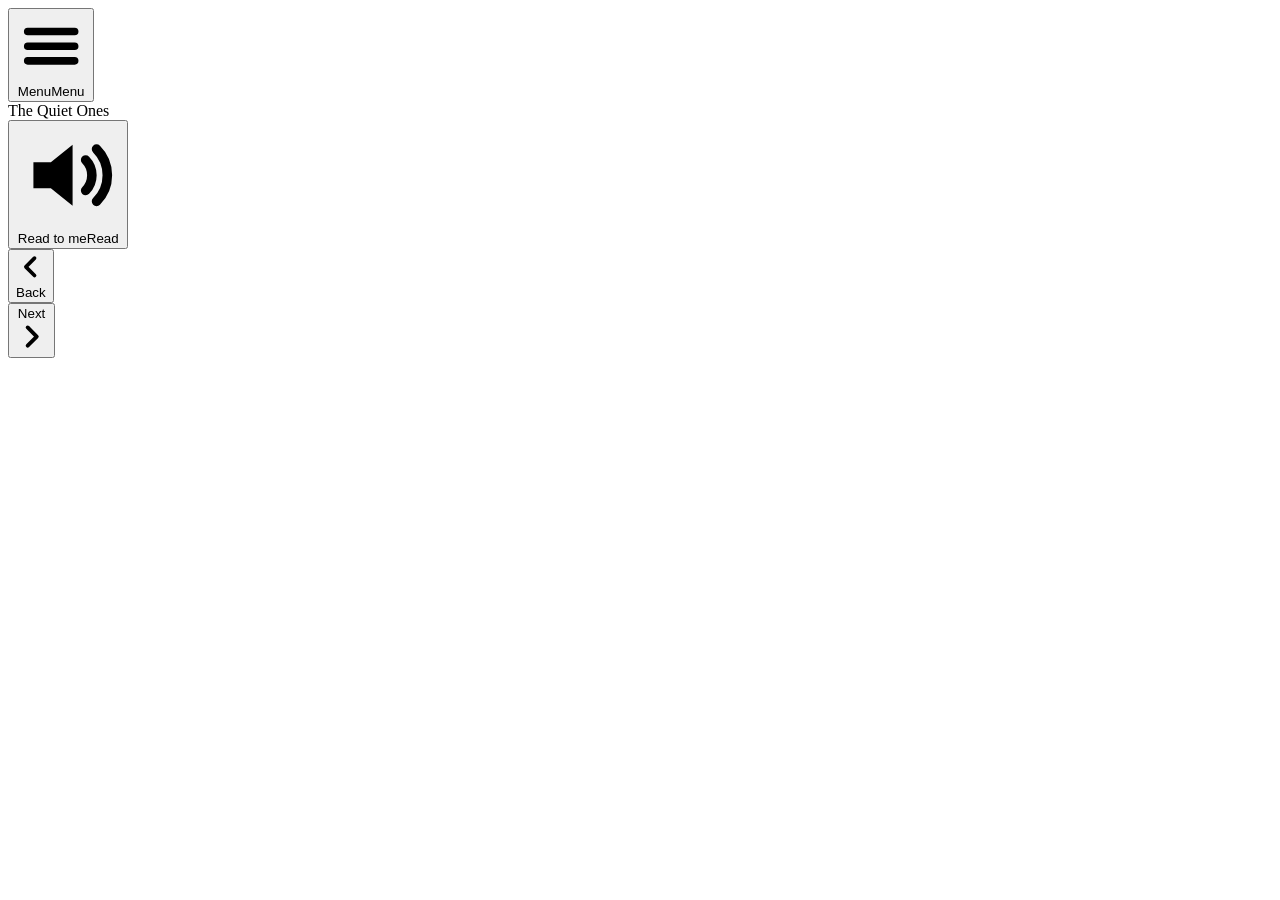
<file: template.html>
<!DOCTYPE html>
<html lang="en">
<head>
<meta charset="utf-8">
<meta name="viewport" content="width=device-width, initial-scale=1">
<title>The Quiet Ones</title>
<meta name="description" content="An interactive bedtime story for kids about the robots and spacecraft NASA left on the Moon, on Mars and in deep space. NASA Space Apps Challenge 2026.">
<meta name="theme-color" content="#141938">
<link rel="preconnect" href="https://fonts.googleapis.com">
<link rel="preconnect" href="https://fonts.gstatic.com" crossorigin>
<link href="https://fonts.googleapis.com/css2?family=Fredoka:wght@500;600;700&family=Nunito:wght@600;700;800&display=swap" rel="stylesheet">
<style>
/*STYLE*/
</style>
</head>
<body class="on-title">
<svg width="0" height="0" style="position:absolute" aria-hidden="true" focusable="false" id="globalDefs"></svg>
<div id="app">
  <header class="topbar">
    <div><button class="pill" id="menuBtn" type="button" aria-haspopup="dialog">
      <svg viewBox="0 0 24 24" aria-hidden="true"><path d="M4 7h16M4 12h16M4 17h16" stroke="currentColor" stroke-width="2.6" stroke-linecap="round"/></svg>
      <span class="lbl-long">Menu</span><span class="lbl-short">Menu</span></button></div>
    <div class="chapter-label" id="chapterLabel">The Quiet Ones</div>
    <div class="right"><button class="pill" id="voiceBtn" type="button" aria-pressed="false">
      <svg viewBox="0 0 24 24" aria-hidden="true"><path d="M4 9v6h4l5 4V5L8 9H4z" fill="currentColor"/><path d="M16 8.5a5 5 0 0 1 0 7M18.5 6a8.5 8.5 0 0 1 0 12" stroke="currentColor" stroke-width="2.2" fill="none" stroke-linecap="round"/></svg>
      <span class="lbl-long">Read to me</span><span class="lbl-short">Read</span></button></div>
  </header>
  <main class="main">
    <div class="book">
      <div class="stage" id="stage" aria-label="Story picture. Tap to turn the page."></div>
      <section class="page" id="page" aria-live="polite"></section>
    </div>
  </main>
  <nav class="controls" aria-label="Story controls">
    <button class="nav-btn" id="backBtn" type="button" aria-label="Back">
      <svg viewBox="0 0 24 24" aria-hidden="true"><path d="M15 5l-7 7 7 7" stroke="currentColor" stroke-width="3" fill="none" stroke-linecap="round" stroke-linejoin="round"/></svg><span class="lbl">Back</span></button>
    <div class="progress-wrap">
      <div class="progress" role="progressbar" aria-label="Story progress" aria-valuemin="0" aria-valuemax="100" aria-valuenow="0"><div class="bar" id="bar"></div></div>
      <div class="progress-text" id="progText"></div>
    </div>
    <button class="nav-btn" id="nextBtn" type="button"><span class="lbl">Next</span>
      <svg viewBox="0 0 24 24" aria-hidden="true"><path d="M9 5l7 7-7 7" stroke="currentColor" stroke-width="3" fill="none" stroke-linecap="round" stroke-linejoin="round"/></svg></button>
  </nav>
</div>
<div class="overlay" id="overlay" aria-hidden="true"><div class="sheet" id="sheet" role="dialog" aria-modal="true"></div></div>
<noscript><p style="padding:20px;color:#fff">This story needs JavaScript turned on.</p></noscript>
<script>
/*SCRIPT*/
</script>
</body>
</html>
</file>
